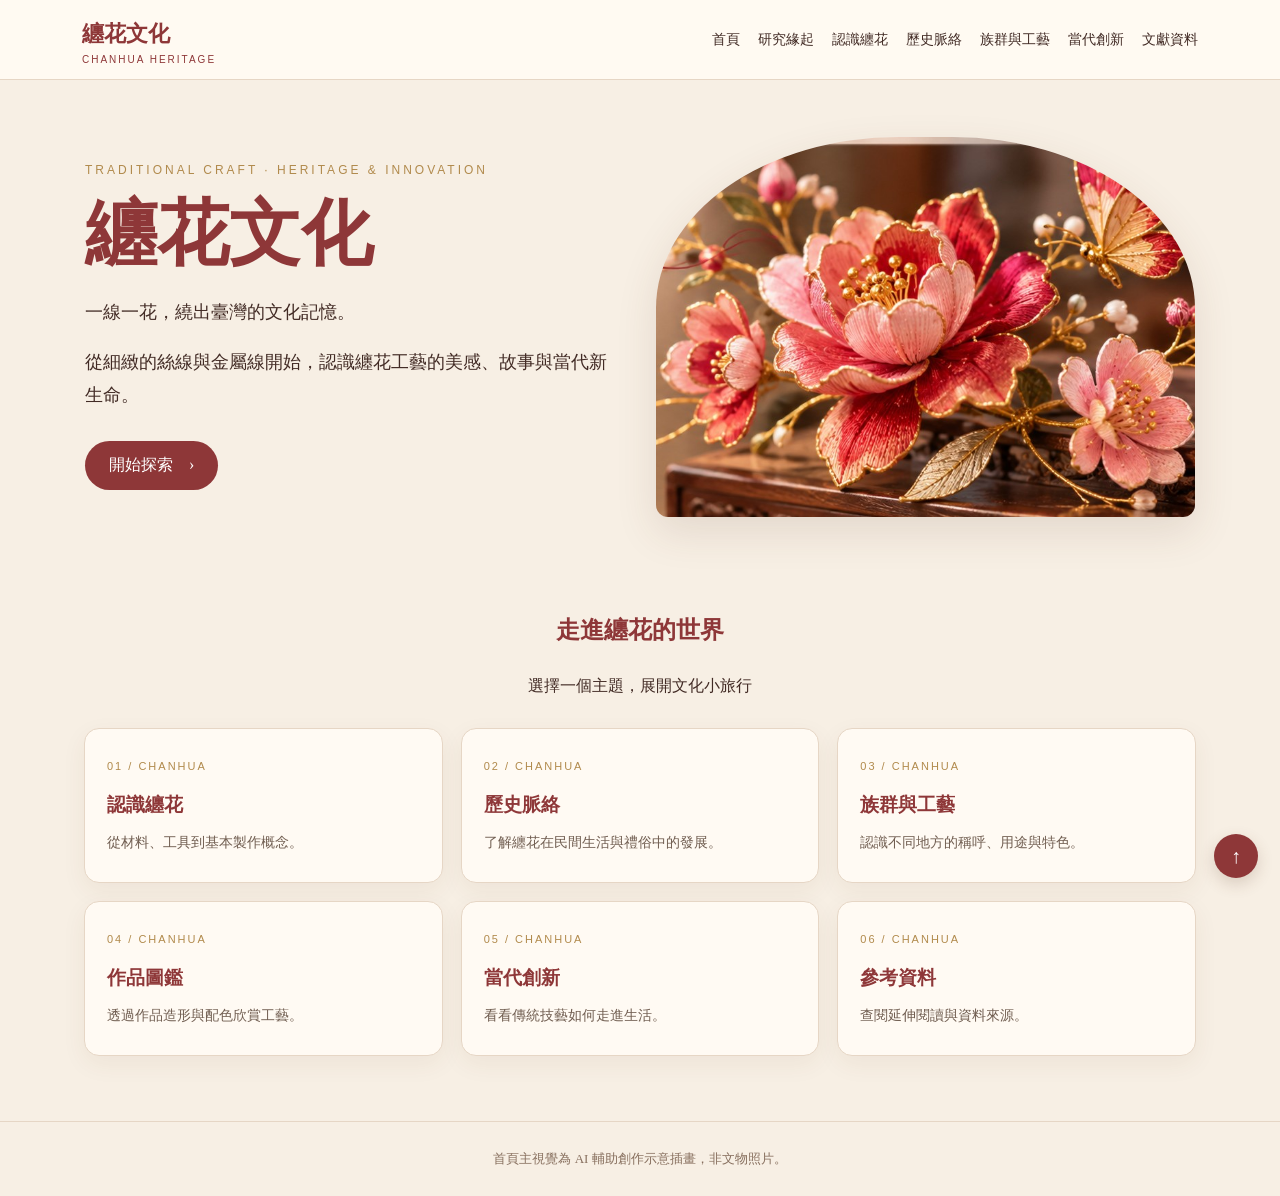
<file: index.html>
<!doctype html><html lang="zh-Hant"><meta charset="utf-8"><meta name="viewport" content="width=device-width,initial-scale=1"><title>纏花文化｜傳承與創新</title><link rel="stylesheet" href="style.css"><body><header class="topbar"><div class="nav"><a class="brand" href="index.html">纏花文化<small>CHANHUA HERITAGE</small></a><nav class="links"><a href="index.html">首頁</a>
<a href="research.html">研究緣起</a><a href="about.html">認識纏花</a><a href="history.html">歷史脈絡</a><a href="groups.html">族群與工藝</a><a href="modern.html">當代創新</a><a href="references.html">文獻資料</a></nav></div></header><main><section class="hero"><div><div class="kicker">TRADITIONAL CRAFT · HERITAGE & INNOVATION</div><h1>纏花文化</h1><p>一線一花，繞出臺灣的文化記憶。</p><p>從細緻的絲線與金屬線開始，認識纏花工藝的美感、故事與當代新生命。</p><a class="btn" href="about.html">開始探索　›</a></div><div class="hero-art"><img src="assets/hero-illustration.jpg" alt="纏花花朵藝術示意插畫"></div></section><section class="wrap"><div class="section-title"><h2>走進纏花的世界</h2><p>選擇一個主題，展開文化小旅行</p></div><div class="cards"><a class="card" href="about.html"><span class="num">01 / CHANHUA</span><h3>認識纏花</h3><p>從材料、工具到基本製作概念。</p></a><a class="card" href="history.html"><span class="num">02 / CHANHUA</span><h3>歷史脈絡</h3><p>了解纏花在民間生活與禮俗中的發展。</p></a><a class="card" href="groups.html"><span class="num">03 / CHANHUA</span><h3>族群與工藝</h3><p>認識不同地方的稱呼、用途與特色。</p></a><a class="card" href="gallery.html"><span class="num">04 / CHANHUA</span><h3>作品圖鑑</h3><p>透過作品造形與配色欣賞工藝。</p></a><a class="card" href="modern.html"><span class="num">05 / CHANHUA</span><h3>當代創新</h3><p>看看傳統技藝如何走進生活。</p></a><a class="card" href="references.html"><span class="num">06 / CHANHUA</span><h3>參考資料</h3><p>查閱延伸閱讀與資料來源。</p></a></div></section></main><footer class="footer">首頁主視覺為 AI 輔助創作示意插畫，非文物照片。</footer><script src="toc.js"></script>
</body></html>
</file>
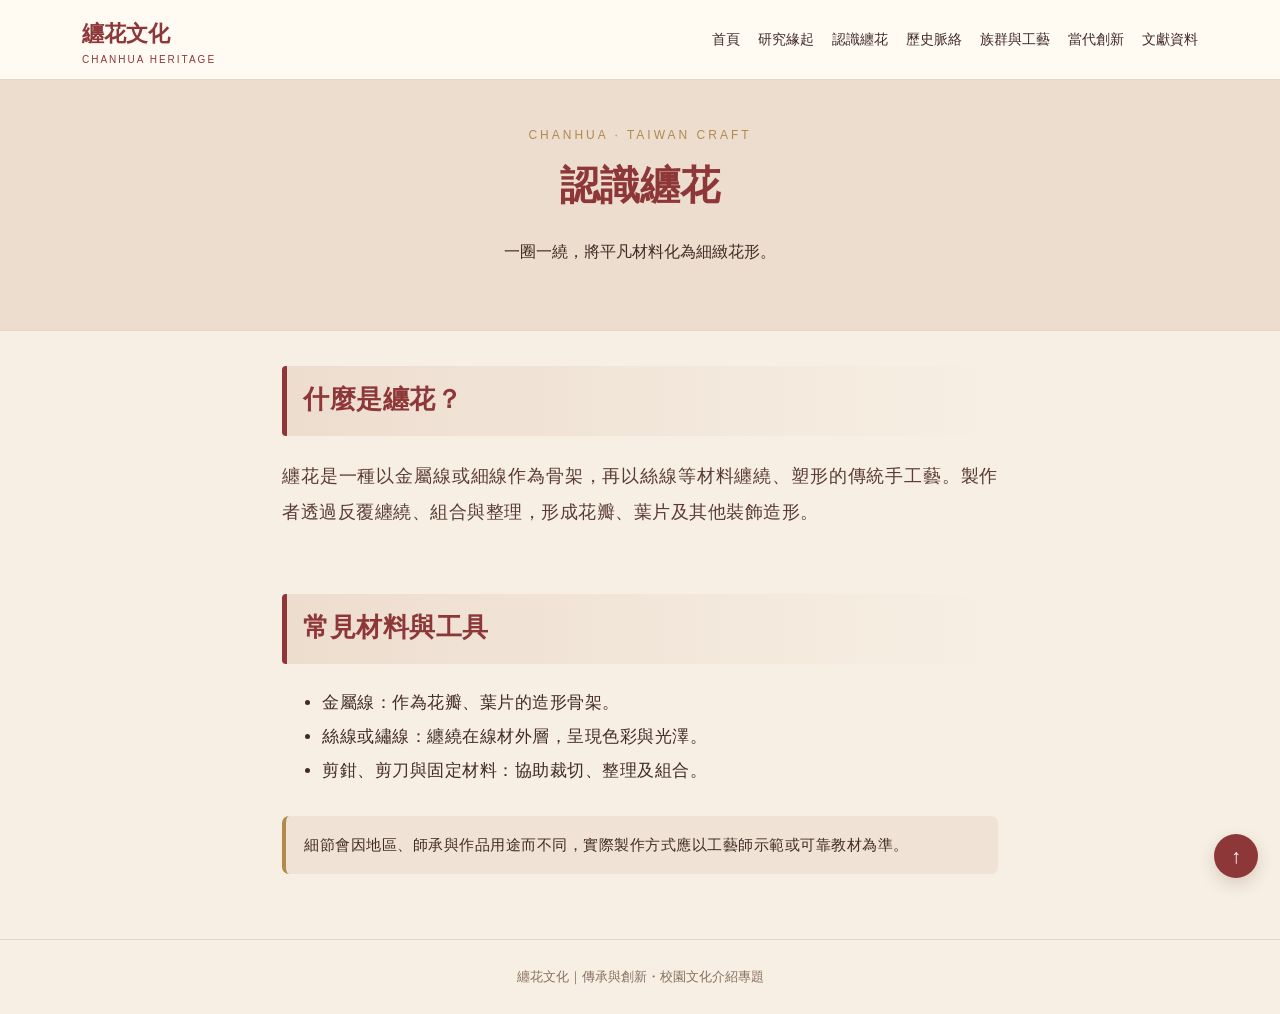
<file: about.html>
<!doctype html><html lang="zh-Hant"><meta charset="utf-8"><meta name="viewport" content="width=device-width,initial-scale=1"><title>認識纏花｜纏花文化</title><link rel="stylesheet" href="style.css"><body><header class="topbar"><div class="nav"><a class="brand" href="index.html">纏花文化<small>CHANHUA HERITAGE</small></a><nav class="links"><a href="index.html">首頁</a>
<a href="research.html">研究緣起</a><a href="about.html">認識纏花</a><a href="history.html">歷史脈絡</a><a href="groups.html">族群與工藝</a><a href="modern.html">當代創新</a><a href="references.html">文獻資料</a></nav></div></header><header class="pagehead"><div class="kicker">CHANHUA · TAIWAN CRAFT</div><h1>認識纏花</h1><p>一圈一繞，將平凡材料化為細緻花形。</p></header><main class="content"><h2>什麼是纏花？</h2><p>纏花是一種以金屬線或細線作為骨架，再以絲線等材料纏繞、塑形的傳統手工藝。製作者透過反覆纏繞、組合與整理，形成花瓣、葉片及其他裝飾造形。</p><h2>常見材料與工具</h2><ul><li>金屬線：作為花瓣、葉片的造形骨架。</li><li>絲線或繡線：纏繞在線材外層，呈現色彩與光澤。</li><li>剪鉗、剪刀與固定材料：協助裁切、整理及組合。</li></ul><div class="note">細節會因地區、師承與作品用途而不同，實際製作方式應以工藝師示範或可靠教材為準。</div></main><footer class="footer">纏花文化｜傳承與創新・校園文化介紹專題</footer><script src="toc.js"></script>
</body></html>
</file>
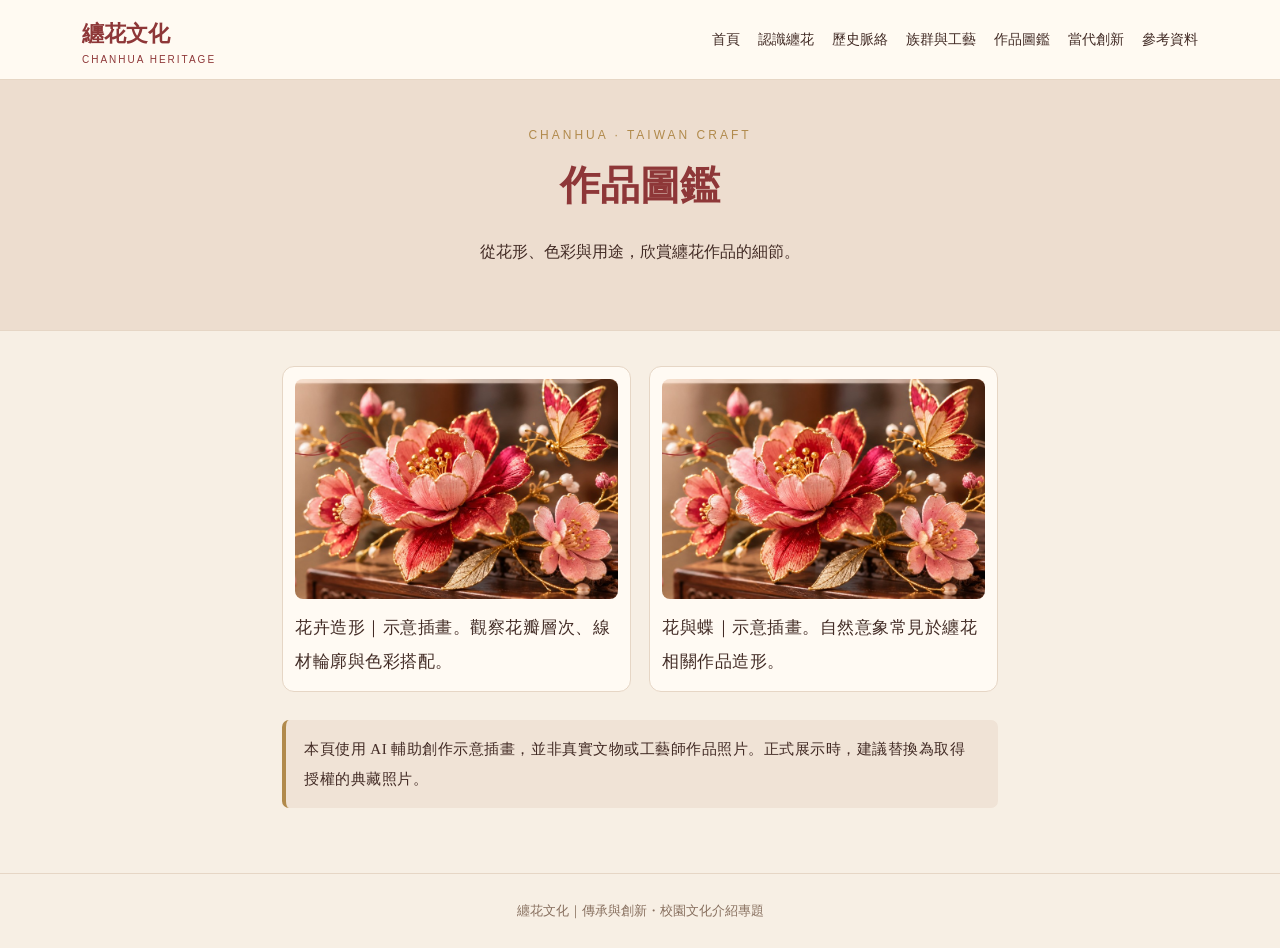
<file: gallery.html>
<!doctype html><html lang="zh-Hant"><meta charset="utf-8"><meta name="viewport" content="width=device-width,initial-scale=1"><title>作品圖鑑｜纏花文化</title><link rel="stylesheet" href="style.css"><body><header class="topbar"><div class="nav"><a class="brand" href="index.html">纏花文化<small>CHANHUA HERITAGE</small></a><nav class="links"><a href="index.html">首頁</a><a href="about.html">認識纏花</a><a href="history.html">歷史脈絡</a><a href="groups.html">族群與工藝</a><a href="gallery.html">作品圖鑑</a><a href="modern.html">當代創新</a><a href="references.html">參考資料</a></nav></div></header><header class="pagehead"><div class="kicker">CHANHUA · TAIWAN CRAFT</div><h1>作品圖鑑</h1><p>從花形、色彩與用途，欣賞纏花作品的細節。</p></header><main class="content"><div class="gallery"><figure><img src="assets/hero-illustration.jpg" alt="花卉造形示意插畫"><figcaption>花卉造形｜示意插畫。觀察花瓣層次、線材輪廓與色彩搭配。</figcaption></figure><figure><img src="assets/hero-illustration.jpg" alt="纏花造形示意插畫"><figcaption>花與蝶｜示意插畫。自然意象常見於纏花相關作品造形。</figcaption></figure></div><div class="note">本頁使用 AI 輔助創作示意插畫，並非真實文物或工藝師作品照片。正式展示時，建議替換為取得授權的典藏照片。</div></main><footer class="footer">纏花文化｜傳承與創新・校園文化介紹專題</footer></body></html>
</file>
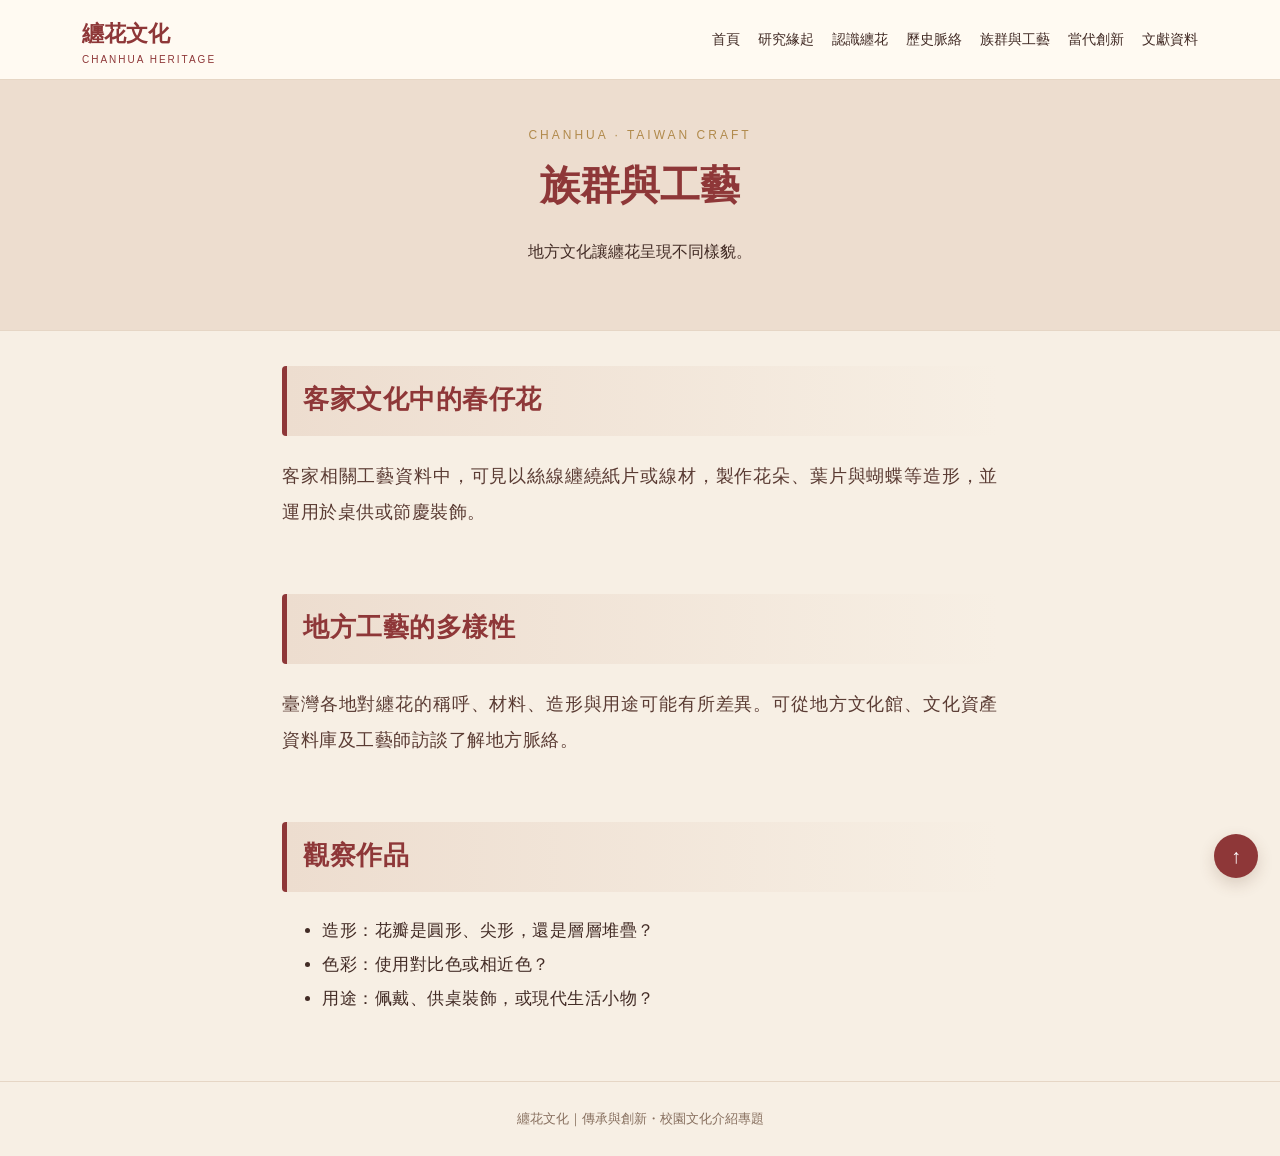
<file: groups.html>
<!doctype html><html lang="zh-Hant"><meta charset="utf-8"><meta name="viewport" content="width=device-width,initial-scale=1"><title>族群與工藝｜纏花文化</title><link rel="stylesheet" href="style.css"><body><header class="topbar"><div class="nav"><a class="brand" href="index.html">纏花文化<small>CHANHUA HERITAGE</small></a><nav class="links"><a href="index.html">首頁</a>
<a href="research.html">研究緣起</a><a href="about.html">認識纏花</a><a href="history.html">歷史脈絡</a><a href="groups.html">族群與工藝</a><a href="modern.html">當代創新</a><a href="references.html">文獻資料</a></nav></div></header><header class="pagehead"><div class="kicker">CHANHUA · TAIWAN CRAFT</div><h1>族群與工藝</h1><p>地方文化讓纏花呈現不同樣貌。</p></header><main class="content"><h2>客家文化中的春仔花</h2><p>客家相關工藝資料中，可見以絲線纏繞紙片或線材，製作花朵、葉片與蝴蝶等造形，並運用於桌供或節慶裝飾。</p><h2>地方工藝的多樣性</h2><p>臺灣各地對纏花的稱呼、材料、造形與用途可能有所差異。可從地方文化館、文化資產資料庫及工藝師訪談了解地方脈絡。</p><h2>觀察作品</h2><ul><li>造形：花瓣是圓形、尖形，還是層層堆疊？</li><li>色彩：使用對比色或相近色？</li><li>用途：佩戴、供桌裝飾，或現代生活小物？</li></ul></main><footer class="footer">纏花文化｜傳承與創新・校園文化介紹專題</footer><script src="toc.js"></script>
</body></html>
</file>
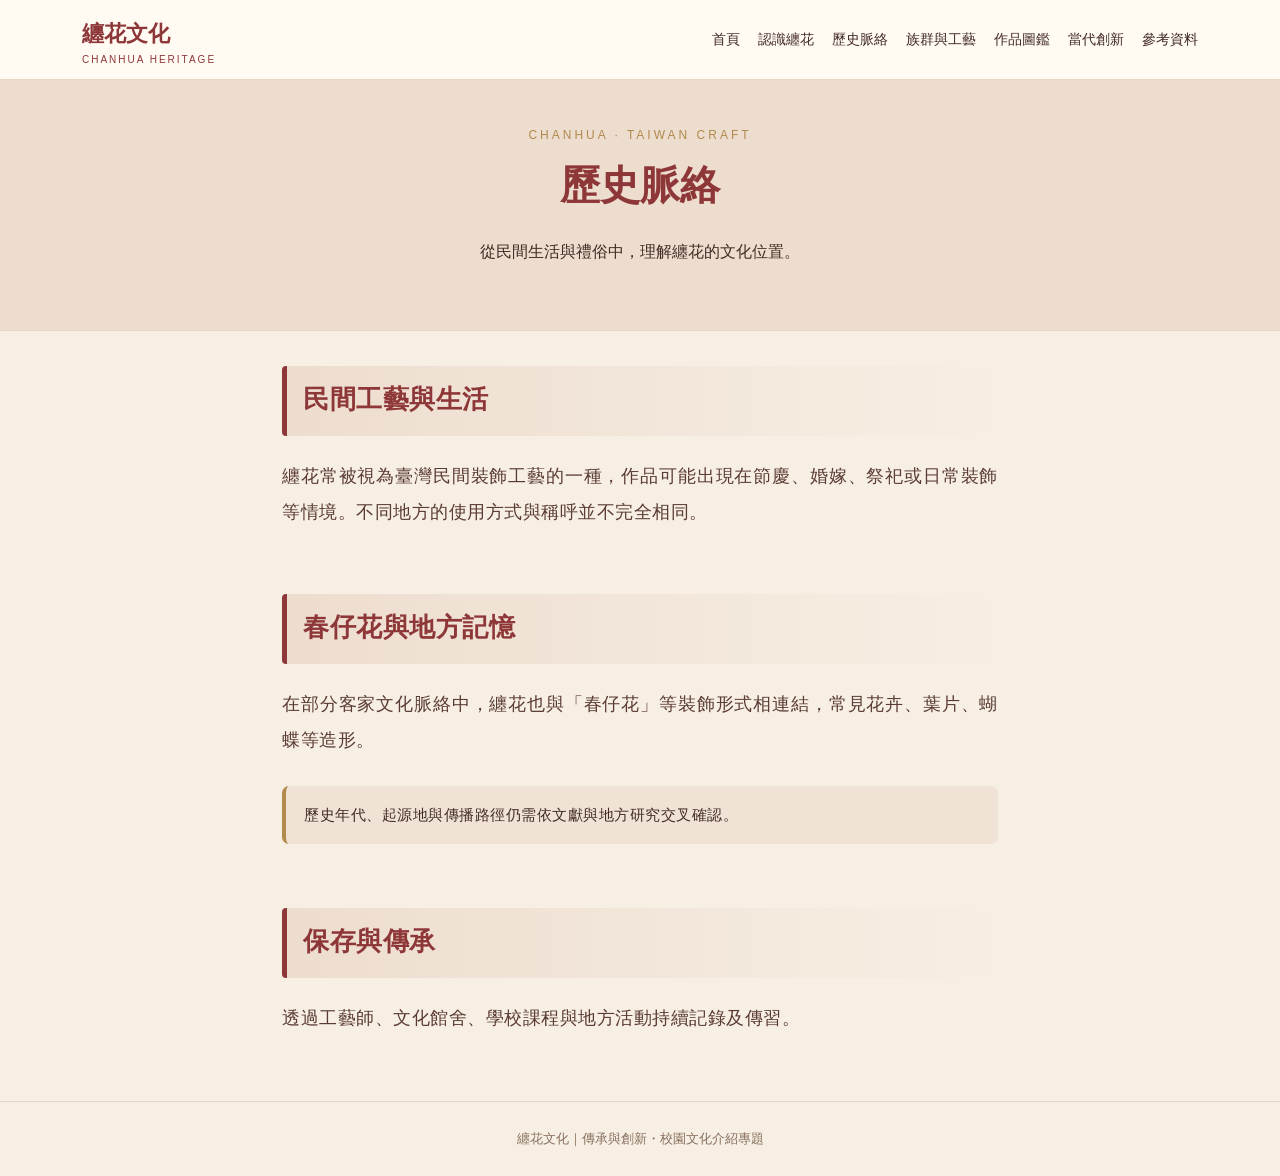
<file: history-backup.html.html>
<!doctype html><html lang="zh-Hant"><meta charset="utf-8"><meta name="viewport" content="width=device-width,initial-scale=1"><title>歷史脈絡｜纏花文化</title><link rel="stylesheet" href="style.css"><body><header class="topbar"><div class="nav"><a class="brand" href="index.html">纏花文化<small>CHANHUA HERITAGE</small></a><nav class="links"><a href="index.html">首頁</a><a href="about.html">認識纏花</a><a href="history.html">歷史脈絡</a><a href="groups.html">族群與工藝</a><a href="gallery.html">作品圖鑑</a><a href="modern.html">當代創新</a><a href="references.html">參考資料</a></nav></div></header><header class="pagehead"><div class="kicker">CHANHUA · TAIWAN CRAFT</div><h1>歷史脈絡</h1><p>從民間生活與禮俗中，理解纏花的文化位置。</p></header><main class="content"><h2>民間工藝與生活</h2><p>纏花常被視為臺灣民間裝飾工藝的一種，作品可能出現在節慶、婚嫁、祭祀或日常裝飾等情境。不同地方的使用方式與稱呼並不完全相同。</p><h2>春仔花與地方記憶</h2><p>在部分客家文化脈絡中，纏花也與「春仔花」等裝飾形式相連結，常見花卉、葉片、蝴蝶等造形。</p><div class="note">歷史年代、起源地與傳播路徑仍需依文獻與地方研究交叉確認。</div><h2>保存與傳承</h2><p>透過工藝師、文化館舍、學校課程與地方活動持續記錄及傳習。</p></main><footer class="footer">纏花文化｜傳承與創新・校園文化介紹專題</footer></body></html>
</file>
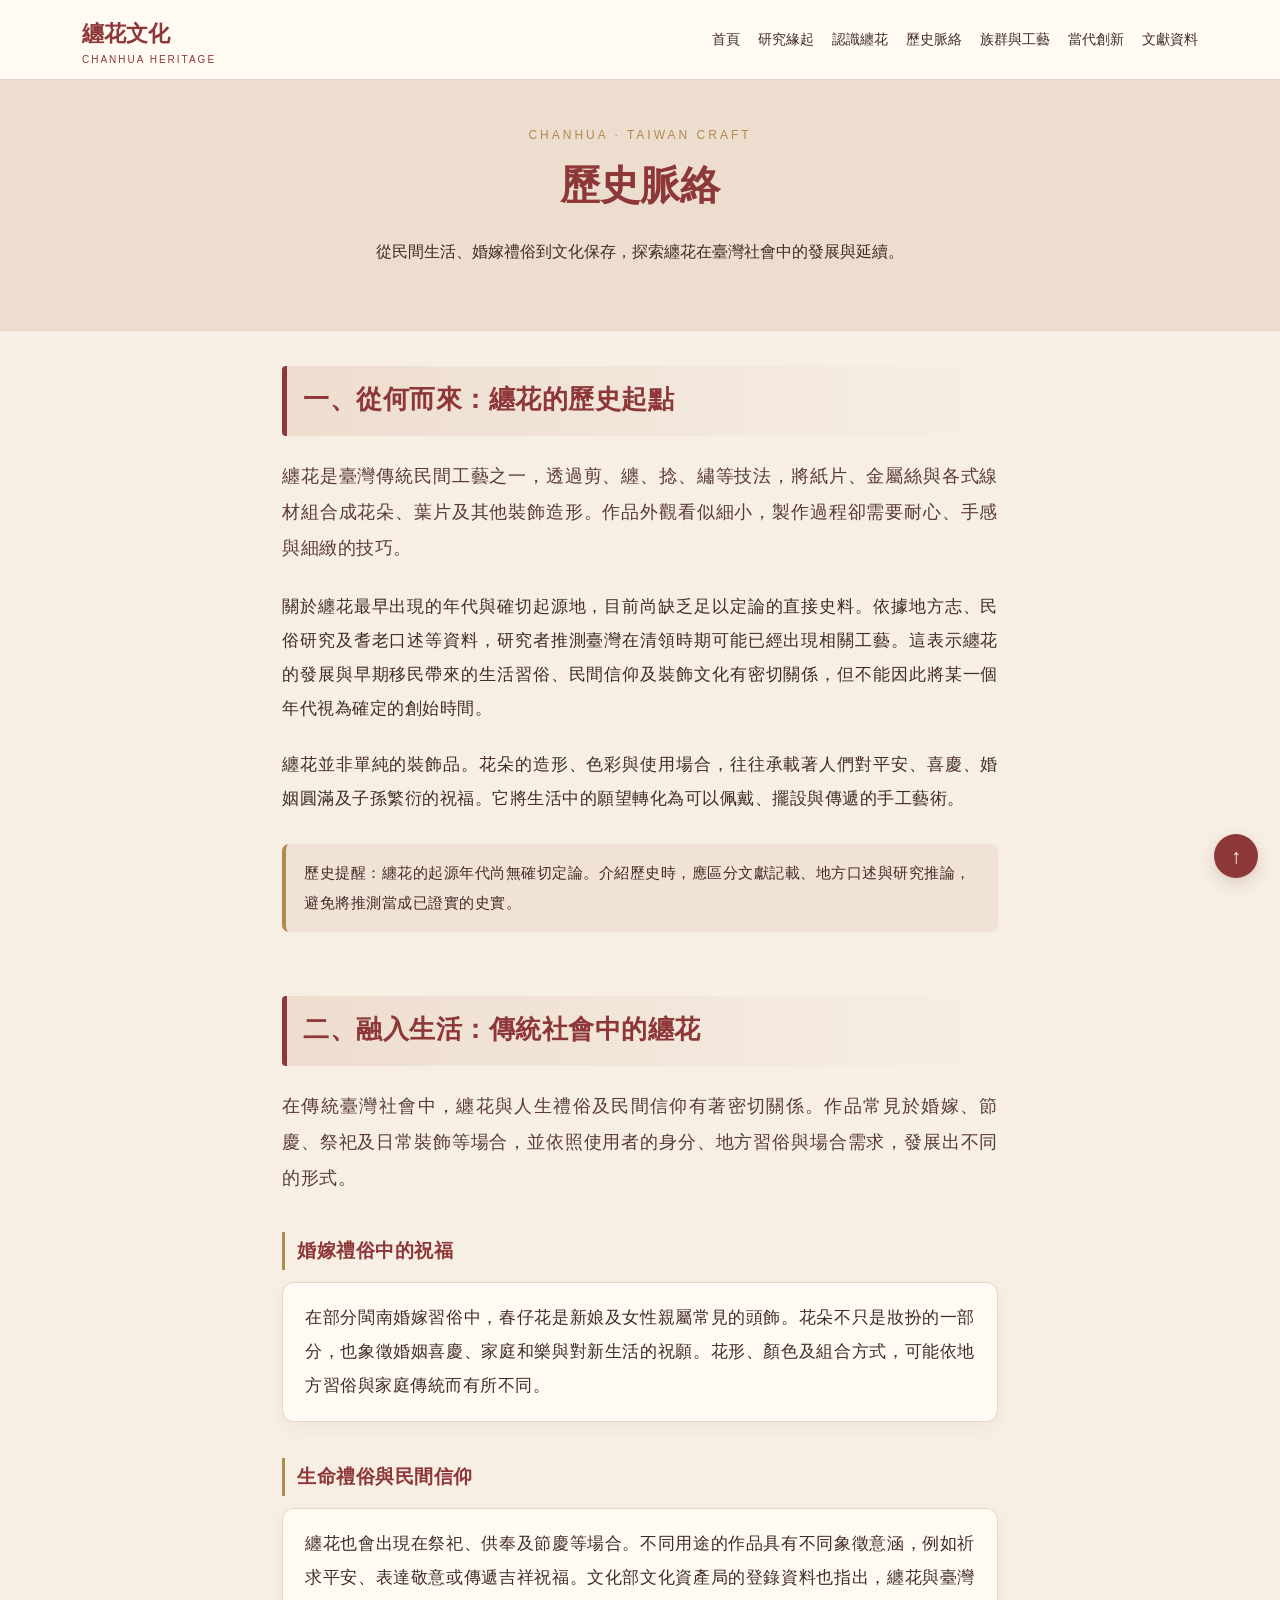
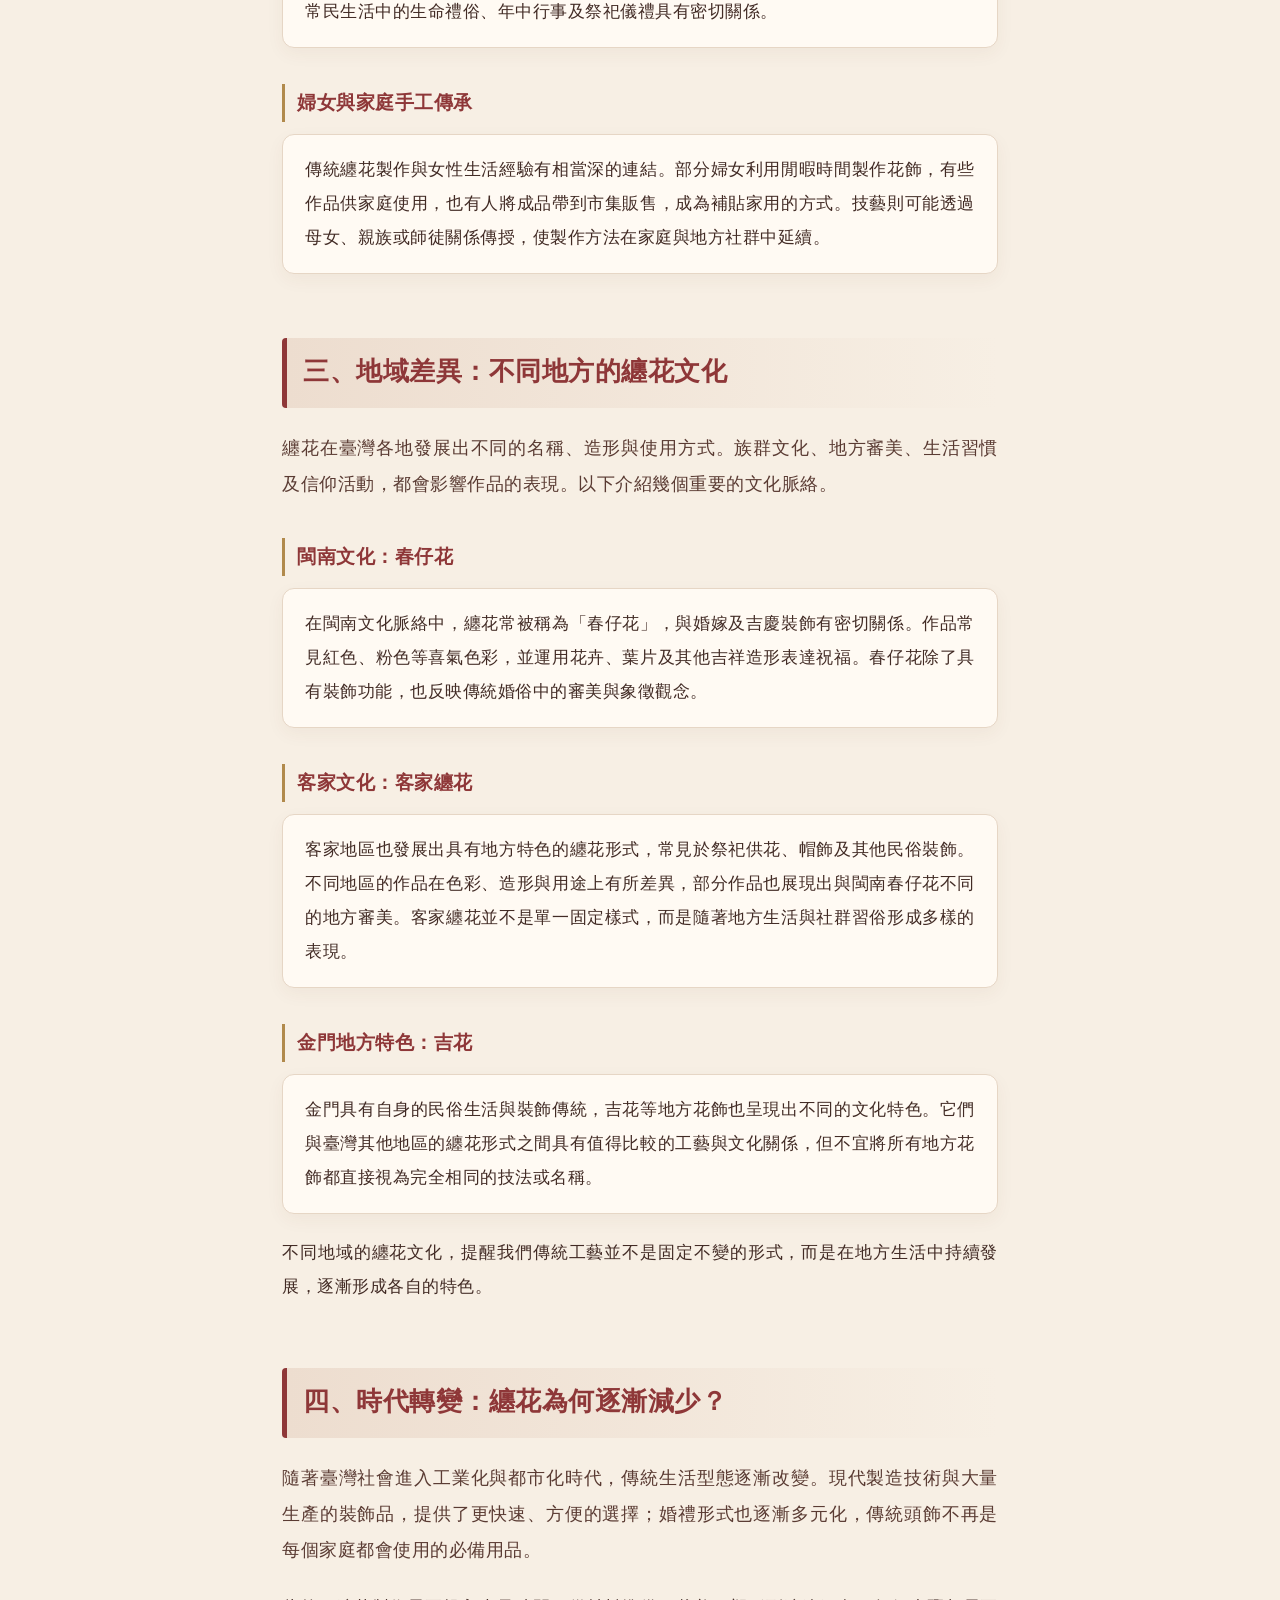
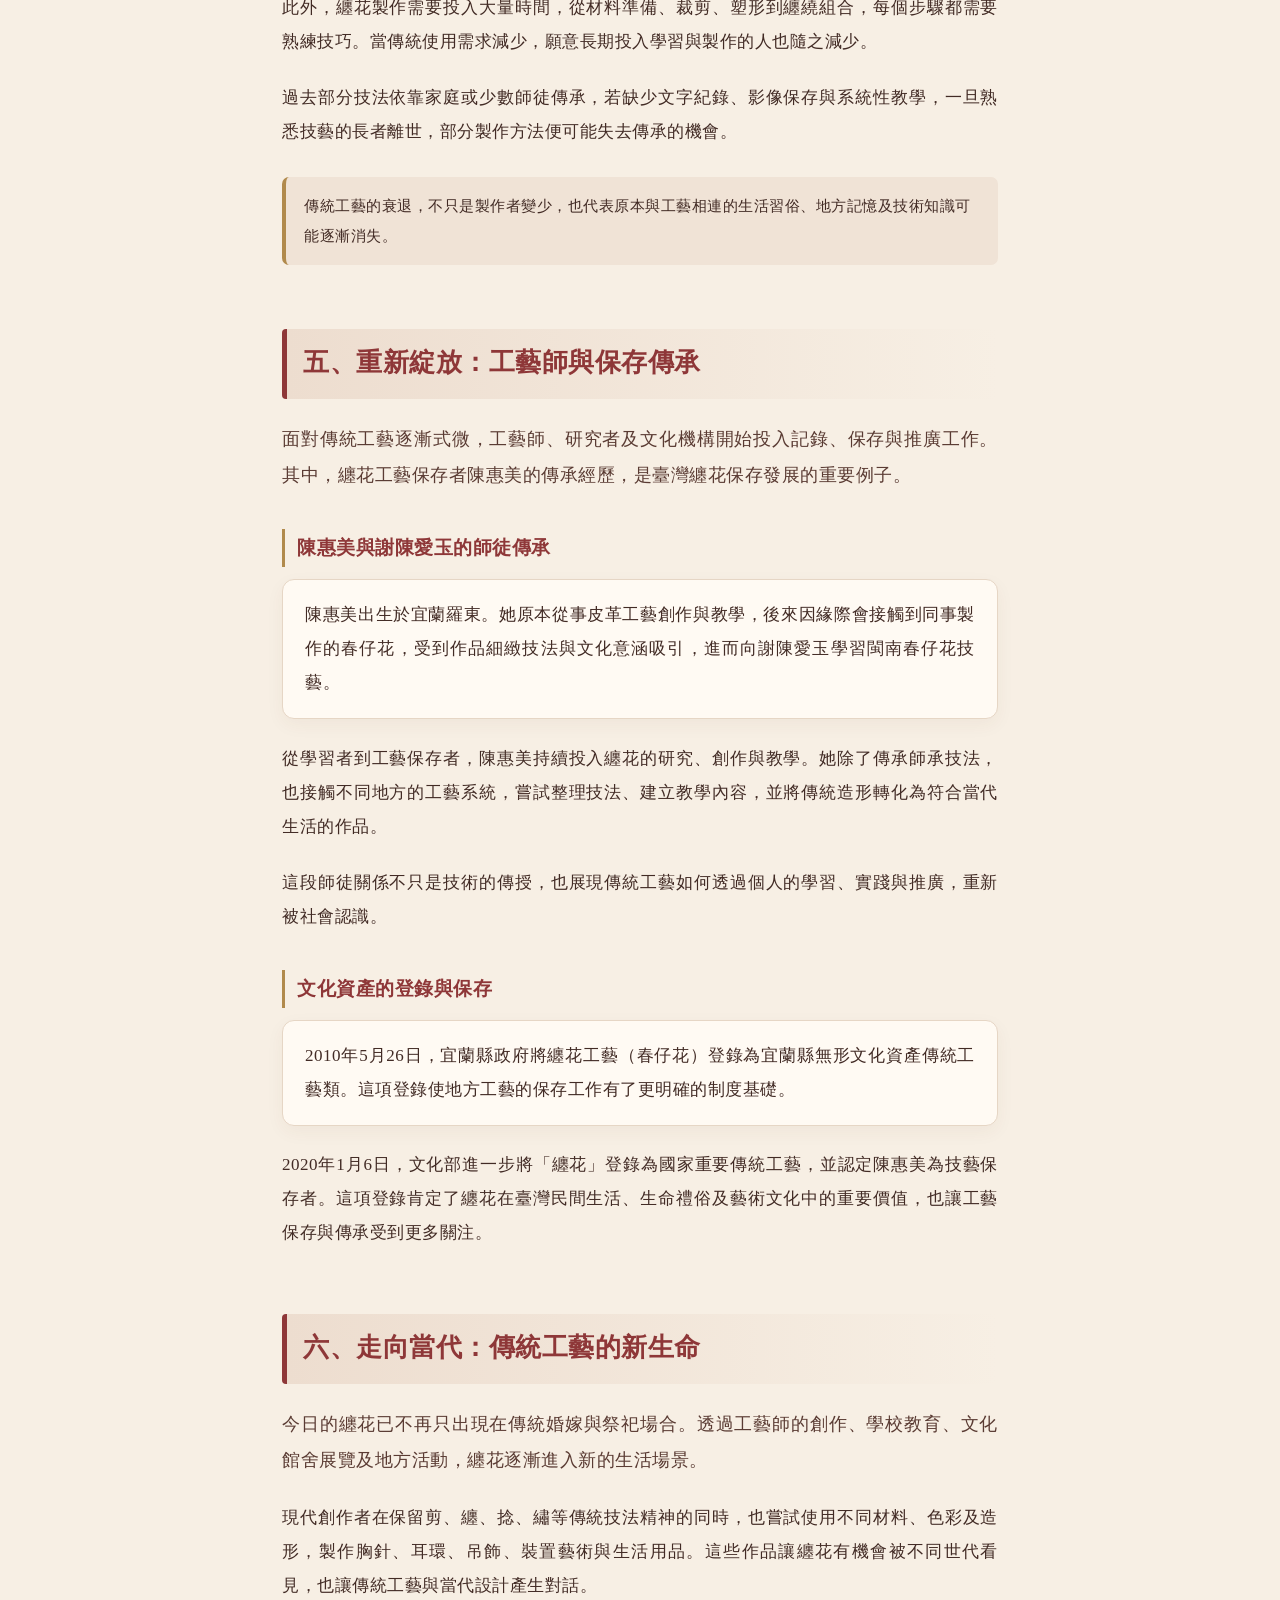
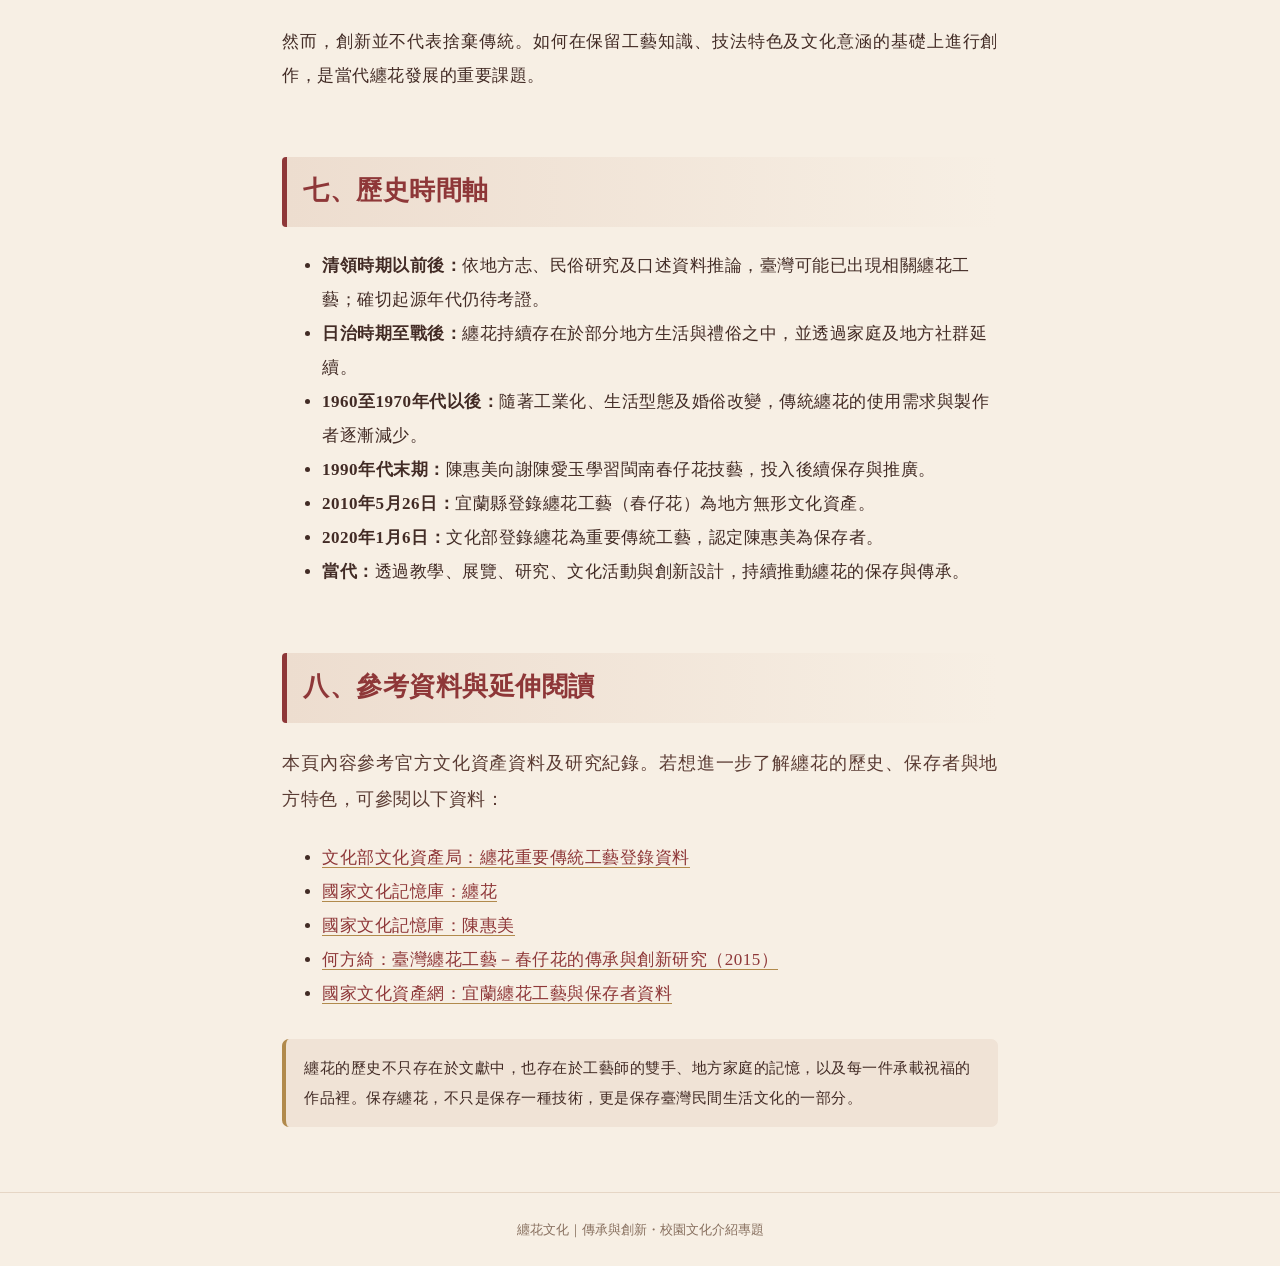
<file: history.html>
<!doctype html>
<html lang="zh-Hant">
<head>
<meta charset="utf-8">
<meta name="viewport" content="width=device-width,initial-scale=1">
<title>歷史脈絡｜纏花文化</title>
<link rel="stylesheet" href="style.css">
</head>
<body>

<header class="topbar">
<div class="nav">
<a class="brand" href="index.html">纏花文化
<small>CHANHUA HERITAGE</small></a>
<nav class="links">
<a href="index.html">首頁</a>
<a href="research.html">研究緣起</a>
<a href="about.html">認識纏花</a>
<a href="history.html">歷史脈絡</a>
<a href="groups.html">族群與工藝</a>
<a href="modern.html">當代創新</a>
<a href="references.html">文獻資料</a>
</nav>
</div>
</header>

<header class="pagehead">
<div class="kicker">CHANHUA · TAIWAN CRAFT</div>
<h1>歷史脈絡</h1>
<p>從民間生活、婚嫁禮俗到文化保存，探索纏花在臺灣社會中的發展與延續。</p>
</header>

<main class="content">

<h2>一、從何而來：纏花的歷史起點</h2>

<p>纏花是臺灣傳統民間工藝之一，透過剪、纏、捻、繡等技法，將紙片、金屬絲與各式線材組合成花朵、葉片及其他裝飾造形。作品外觀看似細小，製作過程卻需要耐心、手感與細緻的技巧。</p>

<p>關於纏花最早出現的年代與確切起源地，目前尚缺乏足以定論的直接史料。依據地方志、民俗研究及耆老口述等資料，研究者推測臺灣在清領時期可能已經出現相關工藝。這表示纏花的發展與早期移民帶來的生活習俗、民間信仰及裝飾文化有密切關係，但不能因此將某一個年代視為確定的創始時間。</p>

<p>纏花並非單純的裝飾品。花朵的造形、色彩與使用場合，往往承載著人們對平安、喜慶、婚姻圓滿及子孫繁衍的祝福。它將生活中的願望轉化為可以佩戴、擺設與傳遞的手工藝術。</p>

<div class="note">
歷史提醒：纏花的起源年代尚無確切定論。介紹歷史時，應區分文獻記載、地方口述與研究推論，避免將推測當成已證實的史實。
</div>

<h2>二、融入生活：傳統社會中的纏花</h2>

<p>在傳統臺灣社會中，纏花與人生禮俗及民間信仰有著密切關係。作品常見於婚嫁、節慶、祭祀及日常裝飾等場合，並依照使用者的身分、地方習俗與場合需求，發展出不同的形式。</p>

<h3>婚嫁禮俗中的祝福</h3>

<p>在部分閩南婚嫁習俗中，春仔花是新娘及女性親屬常見的頭飾。花朵不只是妝扮的一部分，也象徵婚姻喜慶、家庭和樂與對新生活的祝願。花形、顏色及組合方式，可能依地方習俗與家庭傳統而有所不同。</p>

<h3>生命禮俗與民間信仰</h3>

<p>纏花也會出現在祭祀、供奉及節慶等場合。不同用途的作品具有不同象徵意涵，例如祈求平安、表達敬意或傳遞吉祥祝福。文化部文化資產局的登錄資料也指出，纏花與臺灣常民生活中的生命禮俗、年中行事及祭祀儀禮具有密切關係。</p>

<h3>婦女與家庭手工傳承</h3>

<p>傳統纏花製作與女性生活經驗有相當深的連結。部分婦女利用閒暇時間製作花飾，有些作品供家庭使用，也有人將成品帶到市集販售，成為補貼家用的方式。技藝則可能透過母女、親族或師徒關係傳授，使製作方法在家庭與地方社群中延續。</p>

<h2>三、地域差異：不同地方的纏花文化</h2>

<p>纏花在臺灣各地發展出不同的名稱、造形與使用方式。族群文化、地方審美、生活習慣及信仰活動，都會影響作品的表現。以下介紹幾個重要的文化脈絡。</p>

<h3>閩南文化：春仔花</h3>

<p>在閩南文化脈絡中，纏花常被稱為「春仔花」，與婚嫁及吉慶裝飾有密切關係。作品常見紅色、粉色等喜氣色彩，並運用花卉、葉片及其他吉祥造形表達祝福。春仔花除了具有裝飾功能，也反映傳統婚俗中的審美與象徵觀念。</p>

<h3>客家文化：客家纏花</h3>

<p>客家地區也發展出具有地方特色的纏花形式，常見於祭祀供花、帽飾及其他民俗裝飾。不同地區的作品在色彩、造形與用途上有所差異，部分作品也展現出與閩南春仔花不同的地方審美。客家纏花並不是單一固定樣式，而是隨著地方生活與社群習俗形成多樣的表現。</p>

<h3>金門地方特色：吉花</h3>

<p>金門具有自身的民俗生活與裝飾傳統，吉花等地方花飾也呈現出不同的文化特色。它們與臺灣其他地區的纏花形式之間具有值得比較的工藝與文化關係，但不宜將所有地方花飾都直接視為完全相同的技法或名稱。</p>

<p>不同地域的纏花文化，提醒我們傳統工藝並不是固定不變的形式，而是在地方生活中持續發展，逐漸形成各自的特色。</p>

<h2>四、時代轉變：纏花為何逐漸減少？</h2>

<p>隨著臺灣社會進入工業化與都市化時代，傳統生活型態逐漸改變。現代製造技術與大量生產的裝飾品，提供了更快速、方便的選擇；婚禮形式也逐漸多元化，傳統頭飾不再是每個家庭都會使用的必備用品。</p>

<p>此外，纏花製作需要投入大量時間，從材料準備、裁剪、塑形到纏繞組合，每個步驟都需要熟練技巧。當傳統使用需求減少，願意長期投入學習與製作的人也隨之減少。</p>

<p>過去部分技法依靠家庭或少數師徒傳承，若缺少文字紀錄、影像保存與系統性教學，一旦熟悉技藝的長者離世，部分製作方法便可能失去傳承的機會。</p>

<div class="note">
傳統工藝的衰退，不只是製作者變少，也代表原本與工藝相連的生活習俗、地方記憶及技術知識可能逐漸消失。
</div>

<h2>五、重新綻放：工藝師與保存傳承</h2>

<p>面對傳統工藝逐漸式微，工藝師、研究者及文化機構開始投入記錄、保存與推廣工作。其中，纏花工藝保存者陳惠美的傳承經歷，是臺灣纏花保存發展的重要例子。</p>

<h3>陳惠美與謝陳愛玉的師徒傳承</h3>

<p>陳惠美出生於宜蘭羅東。她原本從事皮革工藝創作與教學，後來因緣際會接觸到同事製作的春仔花，受到作品細緻技法與文化意涵吸引，進而向謝陳愛玉學習閩南春仔花技藝。</p>

<p>從學習者到工藝保存者，陳惠美持續投入纏花的研究、創作與教學。她除了傳承師承技法，也接觸不同地方的工藝系統，嘗試整理技法、建立教學內容，並將傳統造形轉化為符合當代生活的作品。</p>

<p>這段師徒關係不只是技術的傳授，也展現傳統工藝如何透過個人的學習、實踐與推廣，重新被社會認識。</p>

<h3>文化資產的登錄與保存</h3>

<p>2010年5月26日，宜蘭縣政府將纏花工藝（春仔花）登錄為宜蘭縣無形文化資產傳統工藝類。這項登錄使地方工藝的保存工作有了更明確的制度基礎。</p>

<p>2020年1月6日，文化部進一步將「纏花」登錄為國家重要傳統工藝，並認定陳惠美為技藝保存者。這項登錄肯定了纏花在臺灣民間生活、生命禮俗及藝術文化中的重要價值，也讓工藝保存與傳承受到更多關注。</p>

<h2>六、走向當代：傳統工藝的新生命</h2>

<p>今日的纏花已不再只出現在傳統婚嫁與祭祀場合。透過工藝師的創作、學校教育、文化館舍展覽及地方活動，纏花逐漸進入新的生活場景。</p>

<p>現代創作者在保留剪、纏、捻、繡等傳統技法精神的同時，也嘗試使用不同材料、色彩及造形，製作胸針、耳環、吊飾、裝置藝術與生活用品。這些作品讓纏花有機會被不同世代看見，也讓傳統工藝與當代設計產生對話。</p>

<p>然而，創新並不代表捨棄傳統。如何在保留工藝知識、技法特色及文化意涵的基礎上進行創作，是當代纏花發展的重要課題。</p>

<h2>七、歷史時間軸</h2>

<ul>
<li><strong>清領時期以前後：</strong>依地方志、民俗研究及口述資料推論，臺灣可能已出現相關纏花工藝；確切起源年代仍待考證。</li>
<li><strong>日治時期至戰後：</strong>纏花持續存在於部分地方生活與禮俗之中，並透過家庭及地方社群延續。</li>
<li><strong>1960至1970年代以後：</strong>隨著工業化、生活型態及婚俗改變，傳統纏花的使用需求與製作者逐漸減少。</li>
<li><strong>1990年代末期：</strong>陳惠美向謝陳愛玉學習閩南春仔花技藝，投入後續保存與推廣。</li>
<li><strong>2010年5月26日：</strong>宜蘭縣登錄纏花工藝（春仔花）為地方無形文化資產。</li>
<li><strong>2020年1月6日：</strong>文化部登錄纏花為重要傳統工藝，認定陳惠美為保存者。</li>
<li><strong>當代：</strong>透過教學、展覽、研究、文化活動與創新設計，持續推動纏花的保存與傳承。</li>
</ul>

<h2>八、參考資料與延伸閱讀</h2>

<p>本頁內容參考官方文化資產資料及研究紀錄。若想進一步了解纏花的歷史、保存者與地方特色，可參閱以下資料：</p>

<ul>
<li><a href="https://nchdb.boch.gov.tw/assets/overview/traditionalCraft/20200106000003" target="_blank" rel="noopener">文化部文化資產局：纏花重要傳統工藝登錄資料</a></li>
<li><a href="https://tcmb.culture.tw/zh-tw/detail?id=20200813000003&indexCode=BOCH_CountryCulture_42" target="_blank" rel="noopener">國家文化記憶庫：纏花</a></li>
<li><a href="https://tcmb.culture.tw/zh-tw/detail?id=295720&indexCode=Culture_People" target="_blank" rel="noopener">國家文化記憶庫：陳惠美</a></li>
<li><a href="https://tcmb.culture.tw/zh-tw/detail?id=283078&indexCode=Culture_Object" target="_blank" rel="noopener">何方綺：臺灣纏花工藝－春仔花的傳承與創新研究（2015）</a></li>
<li><a href="https://nchdb.boch.gov.tw/city/ILN/assets/overview/traditionalCraft/20200106000003/?preserverId=17251" target="_blank" rel="noopener">國家文化資產網：宜蘭纏花工藝與保存者資料</a></li>
</ul>

<div class="note">
纏花的歷史不只存在於文獻中，也存在於工藝師的雙手、地方家庭的記憶，以及每一件承載祝福的作品裡。保存纏花，不只是保存一種技術，更是保存臺灣民間生活文化的一部分。
</div>

</main>

<footer class="footer">
纏花文化｜傳承與創新・校園文化介紹專題
</footer>

<script src="toc.js"></script>
</body>
</html>
</file>
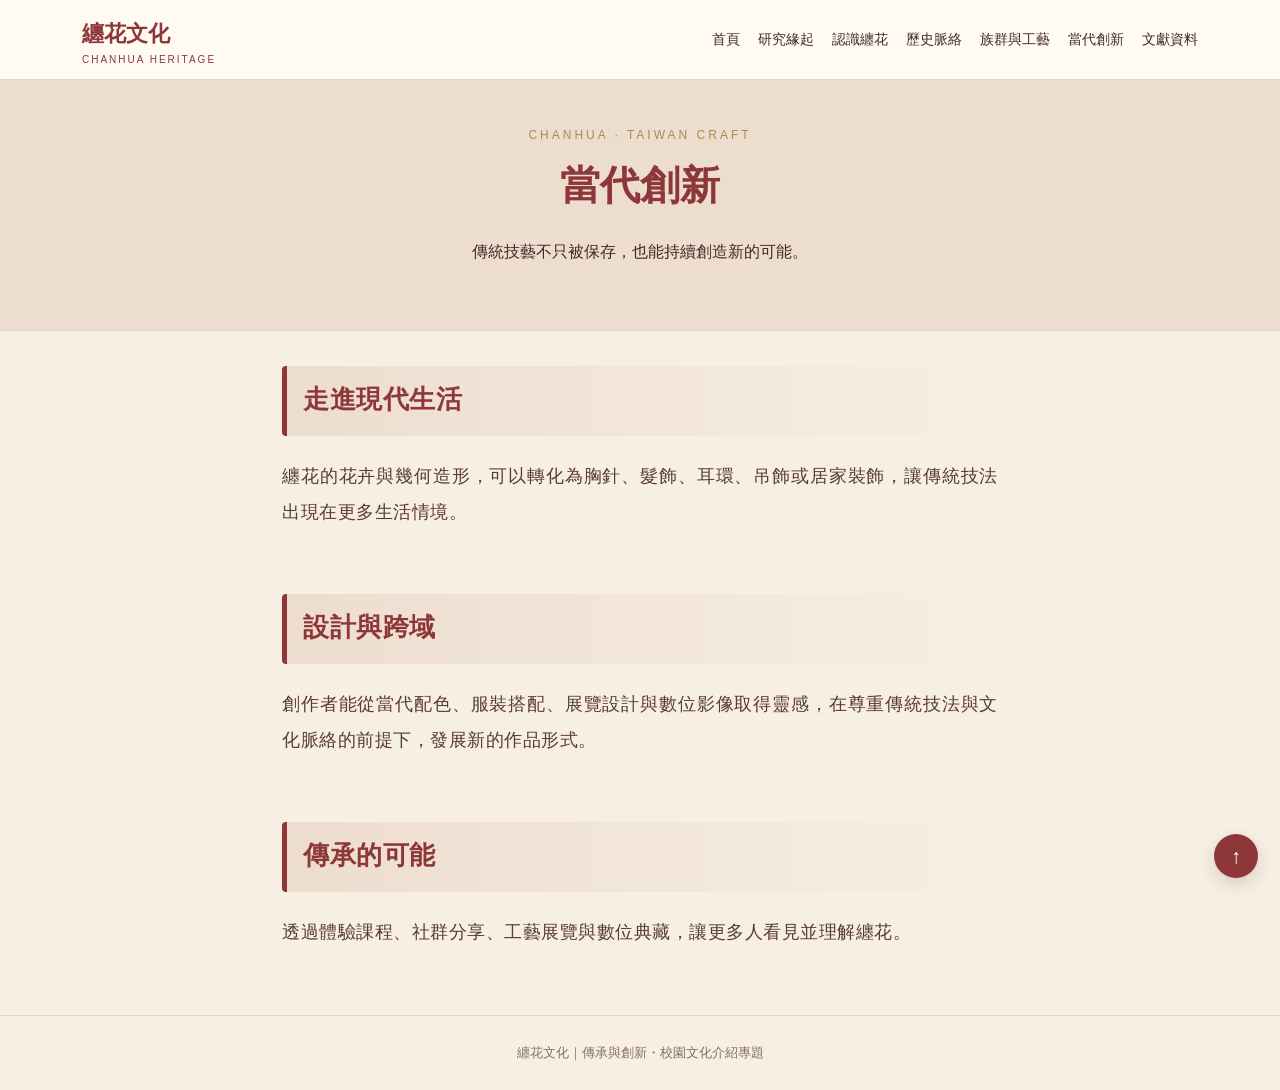
<file: modern.html>
<!doctype html><html lang="zh-Hant"><meta charset="utf-8"><meta name="viewport" content="width=device-width,initial-scale=1"><title>當代創新｜纏花文化</title><link rel="stylesheet" href="style.css"><body><header class="topbar"><div class="nav"><a class="brand" href="index.html">纏花文化<small>CHANHUA HERITAGE</small></a><nav class="links"><a href="index.html">首頁</a>
<a href="research.html">研究緣起</a><a href="about.html">認識纏花</a><a href="history.html">歷史脈絡</a><a href="groups.html">族群與工藝</a><a href="modern.html">當代創新</a><a href="references.html">文獻資料</a></nav></div></header><header class="pagehead"><div class="kicker">CHANHUA · TAIWAN CRAFT</div><h1>當代創新</h1><p>傳統技藝不只被保存，也能持續創造新的可能。</p></header><main class="content"><h2>走進現代生活</h2><p>纏花的花卉與幾何造形，可以轉化為胸針、髮飾、耳環、吊飾或居家裝飾，讓傳統技法出現在更多生活情境。</p><h2>設計與跨域</h2><p>創作者能從當代配色、服裝搭配、展覽設計與數位影像取得靈感，在尊重傳統技法與文化脈絡的前提下，發展新的作品形式。</p><h2>傳承的可能</h2><p>透過體驗課程、社群分享、工藝展覽與數位典藏，讓更多人看見並理解纏花。</p></main><footer class="footer">纏花文化｜傳承與創新・校園文化介紹專題</footer><script src="toc.js"></script>
</body></html>
</file>
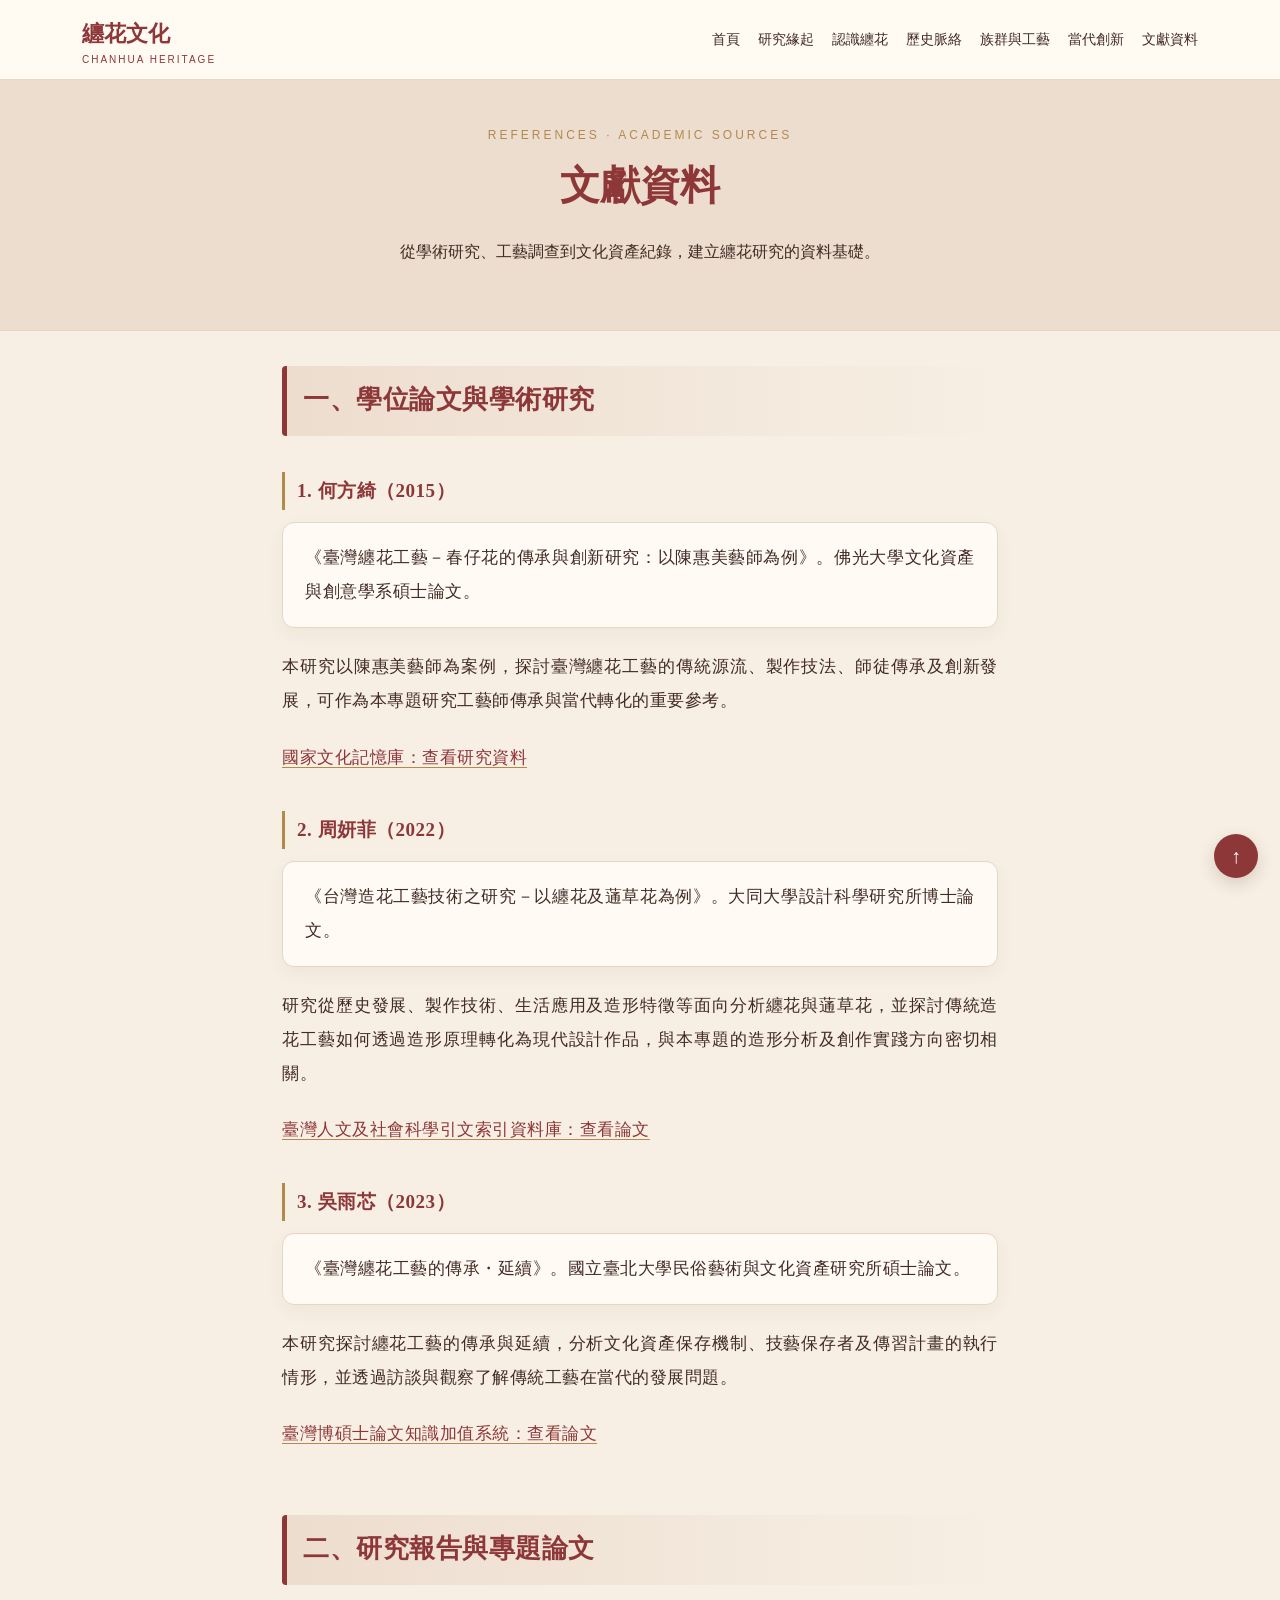
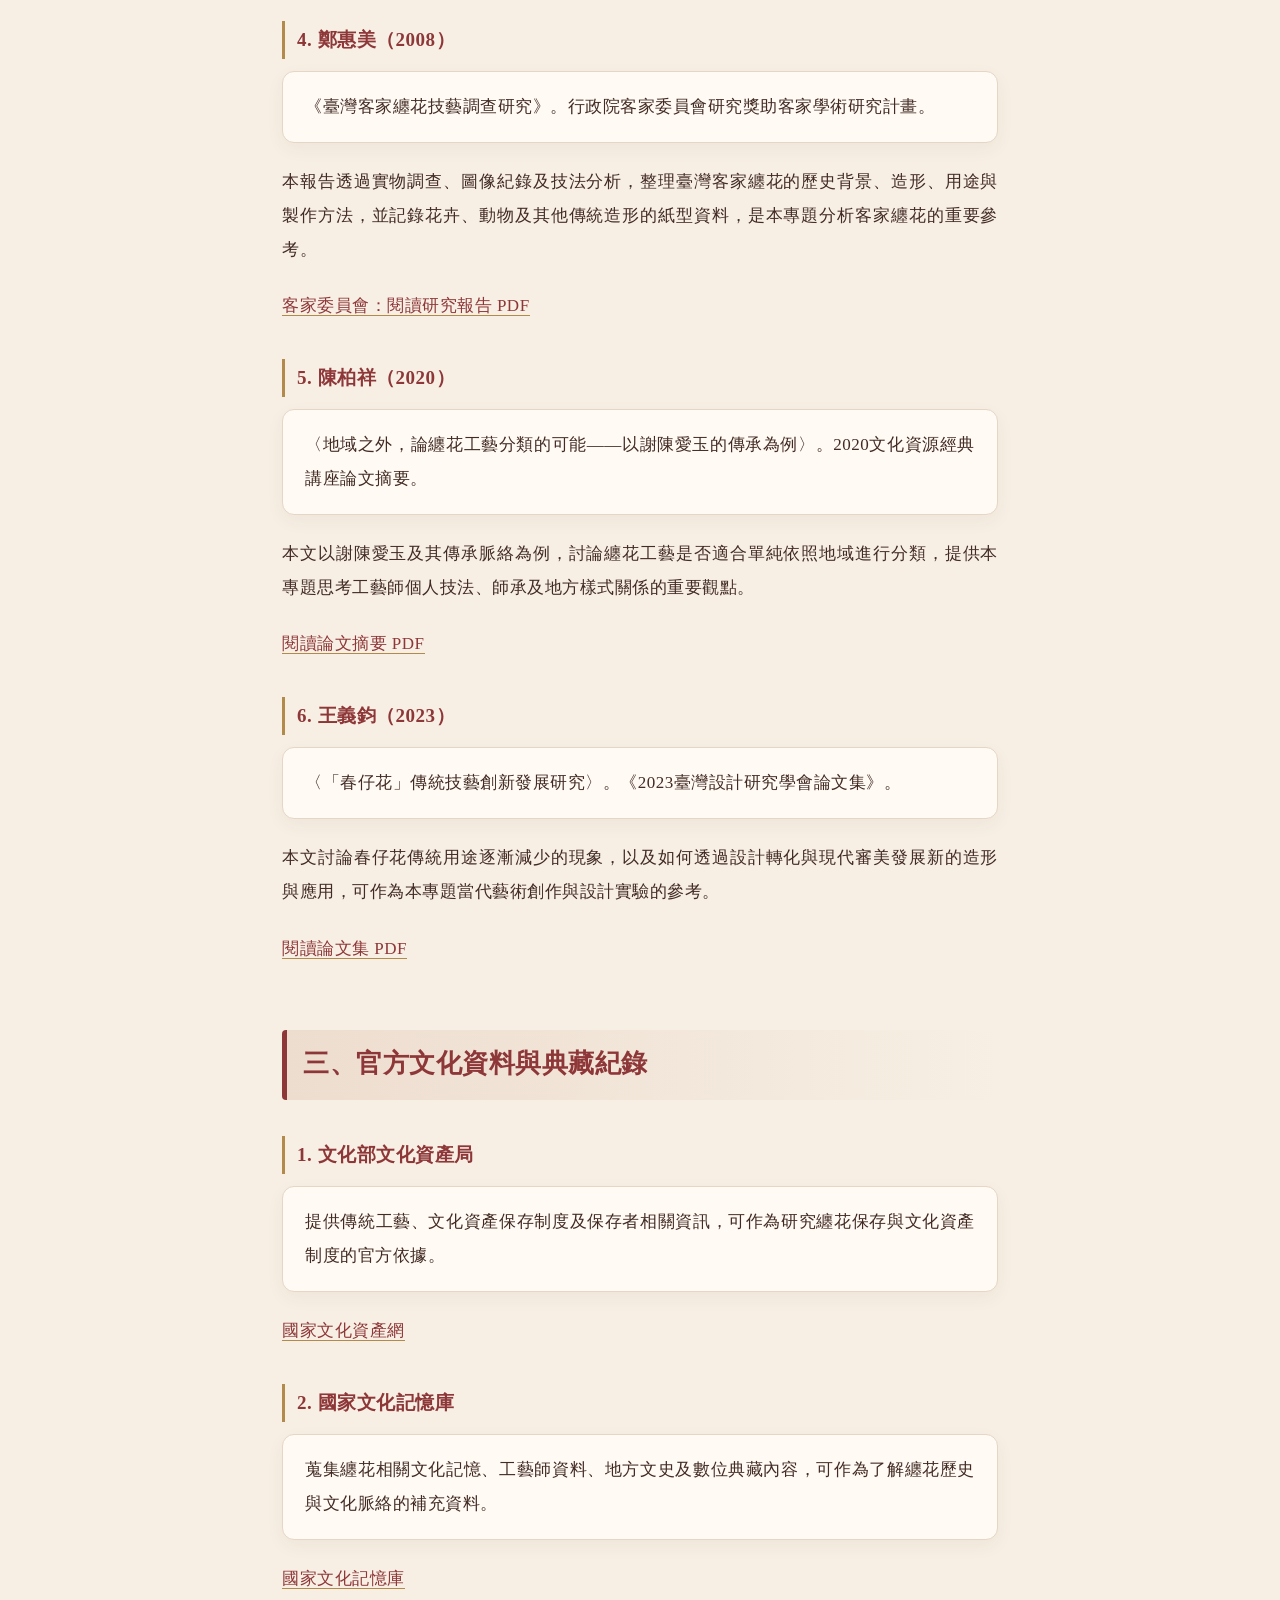
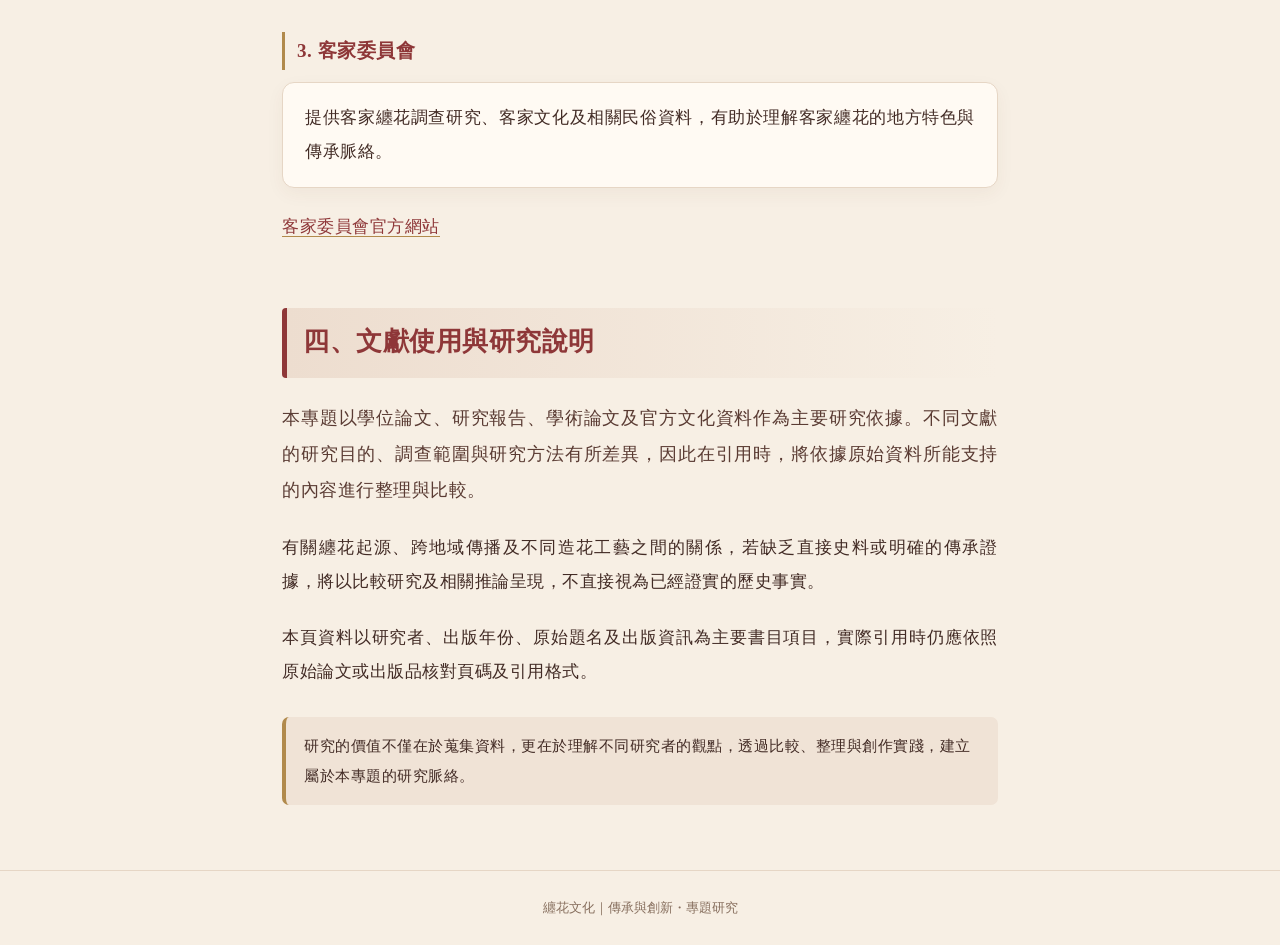
<file: references.html>
<!doctype html>
<html lang="zh-Hant">
<head>
<meta charset="utf-8">
<meta name="viewport" content="width=device-width,initial-scale=1">
<title>文獻資料｜纏花文化</title>
<link rel="stylesheet" href="style.css">
</head>
<body>

<header class="topbar">
<div class="nav">
<a class="brand" href="index.html">纏花文化
<small>CHANHUA HERITAGE</small></a>
<nav class="links">
<a href="index.html">首頁</a>
<a href="research.html">研究緣起</a>
<a href="about.html">認識纏花</a>
<a href="history.html">歷史脈絡</a>
<a href="groups.html">族群與工藝</a>
<a href="modern.html">當代創新</a>
<a href="references.html">文獻資料</a>
</nav>
</div>
</header>

<header class="pagehead">
<div class="kicker">REFERENCES · ACADEMIC SOURCES</div>
<h1>文獻資料</h1>
<p>從學術研究、工藝調查到文化資產紀錄，建立纏花研究的資料基礎。</p>
</header>

<main class="content">

<h2>一、學位論文與學術研究</h2>

<h3>1. 何方綺（2015）</h3>
<p>《臺灣纏花工藝－春仔花的傳承與創新研究：以陳惠美藝師為例》。佛光大學文化資產與創意學系碩士論文。</p>
<p>本研究以陳惠美藝師為案例，探討臺灣纏花工藝的傳統源流、製作技法、師徒傳承及創新發展，可作為本專題研究工藝師傳承與當代轉化的重要參考。</p>
<p><a href="https://tcmb.culture.tw/zh-tw/detail?id=283078&indexCode=Culture_Object" target="_blank" rel="noopener">國家文化記憶庫：查看研究資料</a></p>

<h3>2. 周妍菲（2022）</h3>
<p>《台灣造花工藝技術之研究－以纏花及蓪草花為例》。大同大學設計科學研究所博士論文。</p>
<p>研究從歷史發展、製作技術、生活應用及造形特徵等面向分析纏花與蓪草花，並探討傳統造花工藝如何透過造形原理轉化為現代設計作品，與本專題的造形分析及創作實踐方向密切相關。</p>
<p><a href="https://tci.ncl.edu.tw/cgi-bin/gs32/gsweb.cgi?o=dnclresource&s=id%3D%22110TTU05785011%22.&searchmode=basic&tcihsspage=tcisearch_opt1_search" target="_blank" rel="noopener">臺灣人文及社會科學引文索引資料庫：查看論文</a></p>

<h3>3. 吳雨芯（2023）</h3>
<p>《臺灣纏花工藝的傳承・延續》。國立臺北大學民俗藝術與文化資產研究所碩士論文。</p>
<p>本研究探討纏花工藝的傳承與延續，分析文化資產保存機制、技藝保存者及傳習計畫的執行情形，並透過訪談與觀察了解傳統工藝在當代的發展問題。</p>
<p><a href="https://ndltd.ncl.edu.tw/cgi-bin/gs32/gsweb.cgi/login?o=dnclcdr&s=id%3D%22111NTPU0548005%22.&searchmode=basic" target="_blank" rel="noopener">臺灣博碩士論文知識加值系統：查看論文</a></p>

<h2>二、研究報告與專題論文</h2>

<h3>4. 鄭惠美（2008）</h3>
<p>《臺灣客家纏花技藝調查研究》。行政院客家委員會研究獎助客家學術研究計畫。</p>
<p>本報告透過實物調查、圖像紀錄及技法分析，整理臺灣客家纏花的歷史背景、造形、用途與製作方法，並記錄花卉、動物及其他傳統造形的紙型資料，是本專題分析客家纏花的重要參考。</p>
<p><a href="https://cloud.hakka.gov.tw/Attachment/1/932515282271.pdf" target="_blank" rel="noopener">客家委員會：閱讀研究報告 PDF</a></p>

<h3>5. 陳柏祥（2020）</h3>
<p>〈地域之外，論纏花工藝分類的可能——以謝陳愛玉的傳承為例〉。2020文化資源經典講座論文摘要。</p>
<p>本文以謝陳愛玉及其傳承脈絡為例，討論纏花工藝是否適合單純依照地域進行分類，提供本專題思考工藝師個人技法、師承及地方樣式關係的重要觀點。</p>
<p><a href="https://anutw.org.tw/seminar/2020/2020-04.pdf" target="_blank" rel="noopener">閱讀論文摘要 PDF</a></p>

<h3>6. 王義鈞（2023）</h3>
<p>〈「春仔花」傳統技藝創新發展研究〉。《2023臺灣設計研究學會論文集》。</p>
<p>本文討論春仔花傳統用途逐漸減少的現象，以及如何透過設計轉化與現代審美發展新的造形與應用，可作為本專題當代藝術創作與設計實驗的參考。</p>
<p><a href="https://www.design.ntnu.edu.tw/wp-content/uploads/PDF_113_20.pdf" target="_blank" rel="noopener">閱讀論文集 PDF</a></p>

<h2>三、官方文化資料與典藏紀錄</h2>

<h3>1. 文化部文化資產局</h3>
<p>提供傳統工藝、文化資產保存制度及保存者相關資訊，可作為研究纏花保存與文化資產制度的官方依據。</p>
<p><a href="https://nchdb.boch.gov.tw/" target="_blank" rel="noopener">國家文化資產網</a></p>

<h3>2. 國家文化記憶庫</h3>
<p>蒐集纏花相關文化記憶、工藝師資料、地方文史及數位典藏內容，可作為了解纏花歷史與文化脈絡的補充資料。</p>
<p><a href="https://tcmb.culture.tw/" target="_blank" rel="noopener">國家文化記憶庫</a></p>

<h3>3. 客家委員會</h3>
<p>提供客家纏花調查研究、客家文化及相關民俗資料，有助於理解客家纏花的地方特色與傳承脈絡。</p>
<p><a href="https://www.hakka.gov.tw/" target="_blank" rel="noopener">客家委員會官方網站</a></p>

<h2>四、文獻使用與研究說明</h2>

<p>本專題以學位論文、研究報告、學術論文及官方文化資料作為主要研究依據。不同文獻的研究目的、調查範圍與研究方法有所差異，因此在引用時，將依據原始資料所能支持的內容進行整理與比較。</p>

<p>有關纏花起源、跨地域傳播及不同造花工藝之間的關係，若缺乏直接史料或明確的傳承證據，將以比較研究及相關推論呈現，不直接視為已經證實的歷史事實。</p>

<p>本頁資料以研究者、出版年份、原始題名及出版資訊為主要書目項目，實際引用時仍應依照原始論文或出版品核對頁碼及引用格式。</p>

<div class="note">
研究的價值不僅在於蒐集資料，更在於理解不同研究者的觀點，透過比較、整理與創作實踐，建立屬於本專題的研究脈絡。
</div>

</main>

<footer class="footer">
纏花文化｜傳承與創新・專題研究
</footer>

<script src="toc.js"></script>
</body>
</html>
</file>
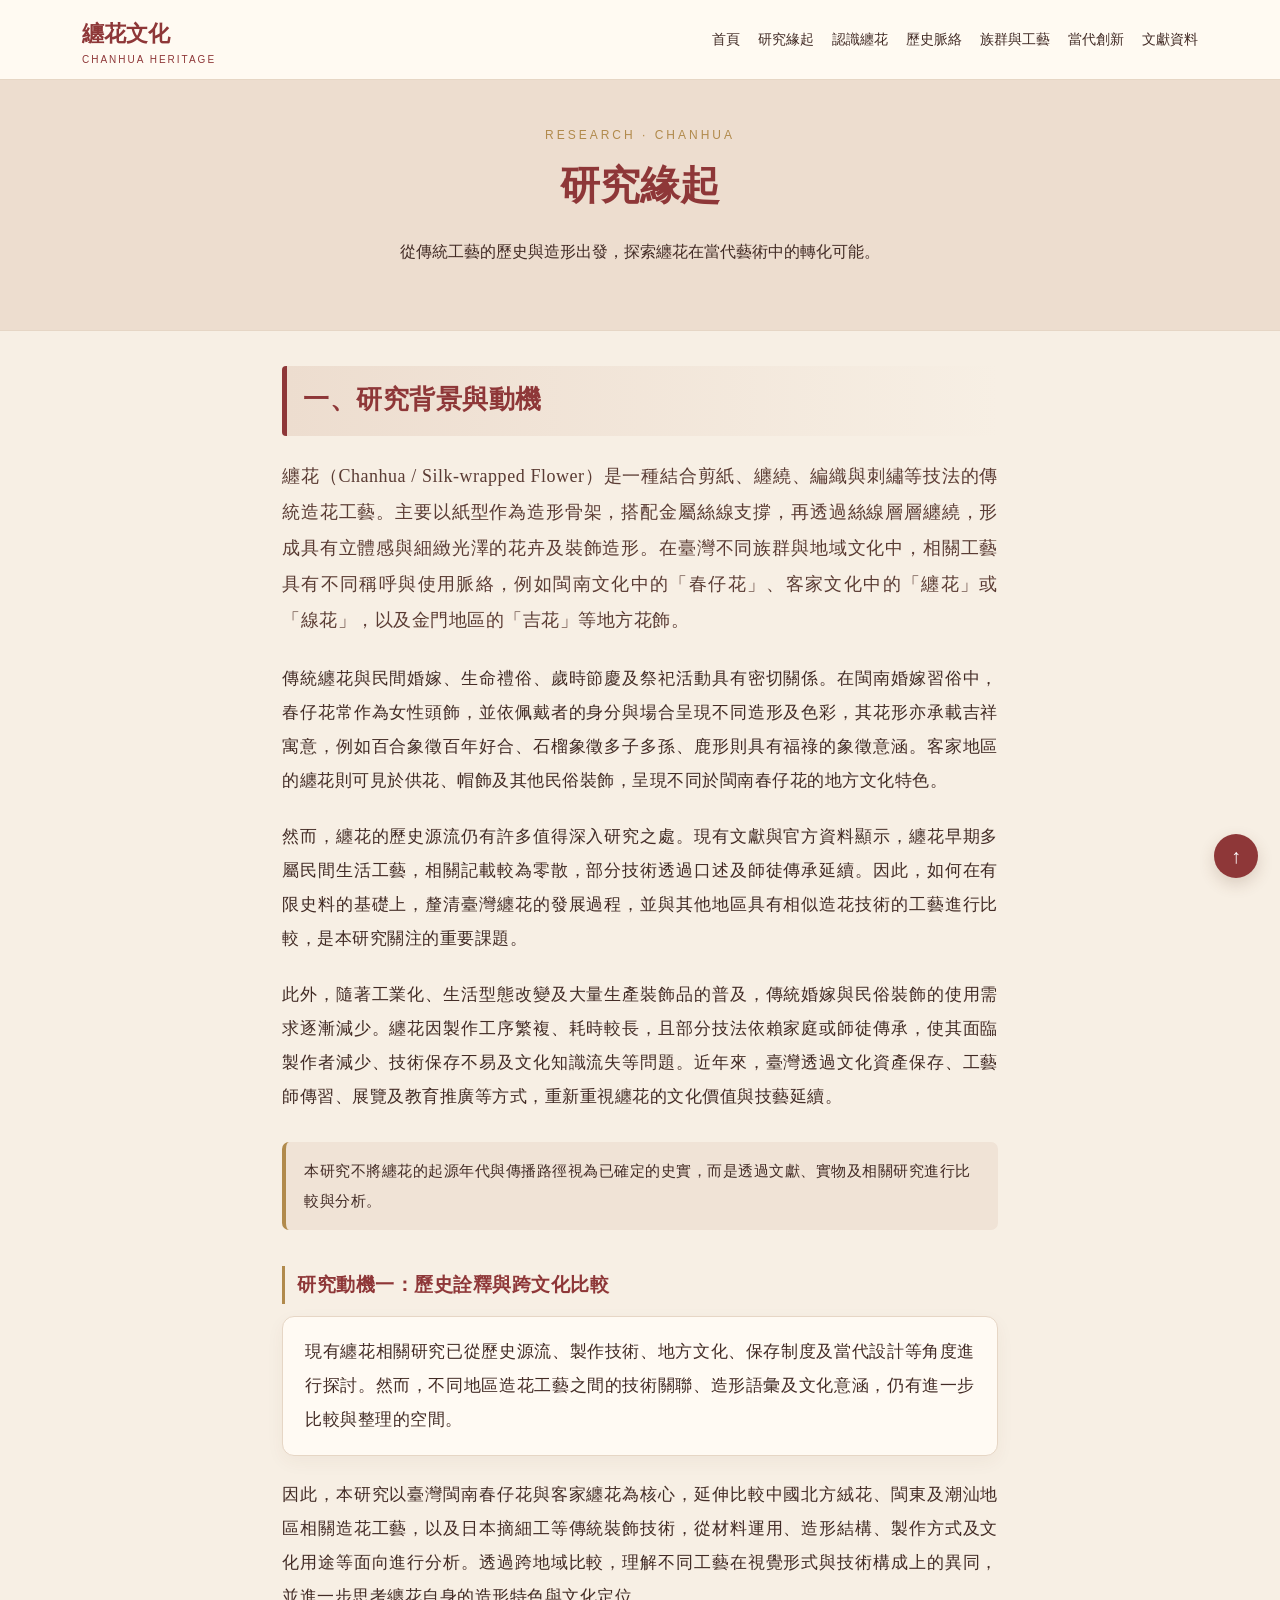
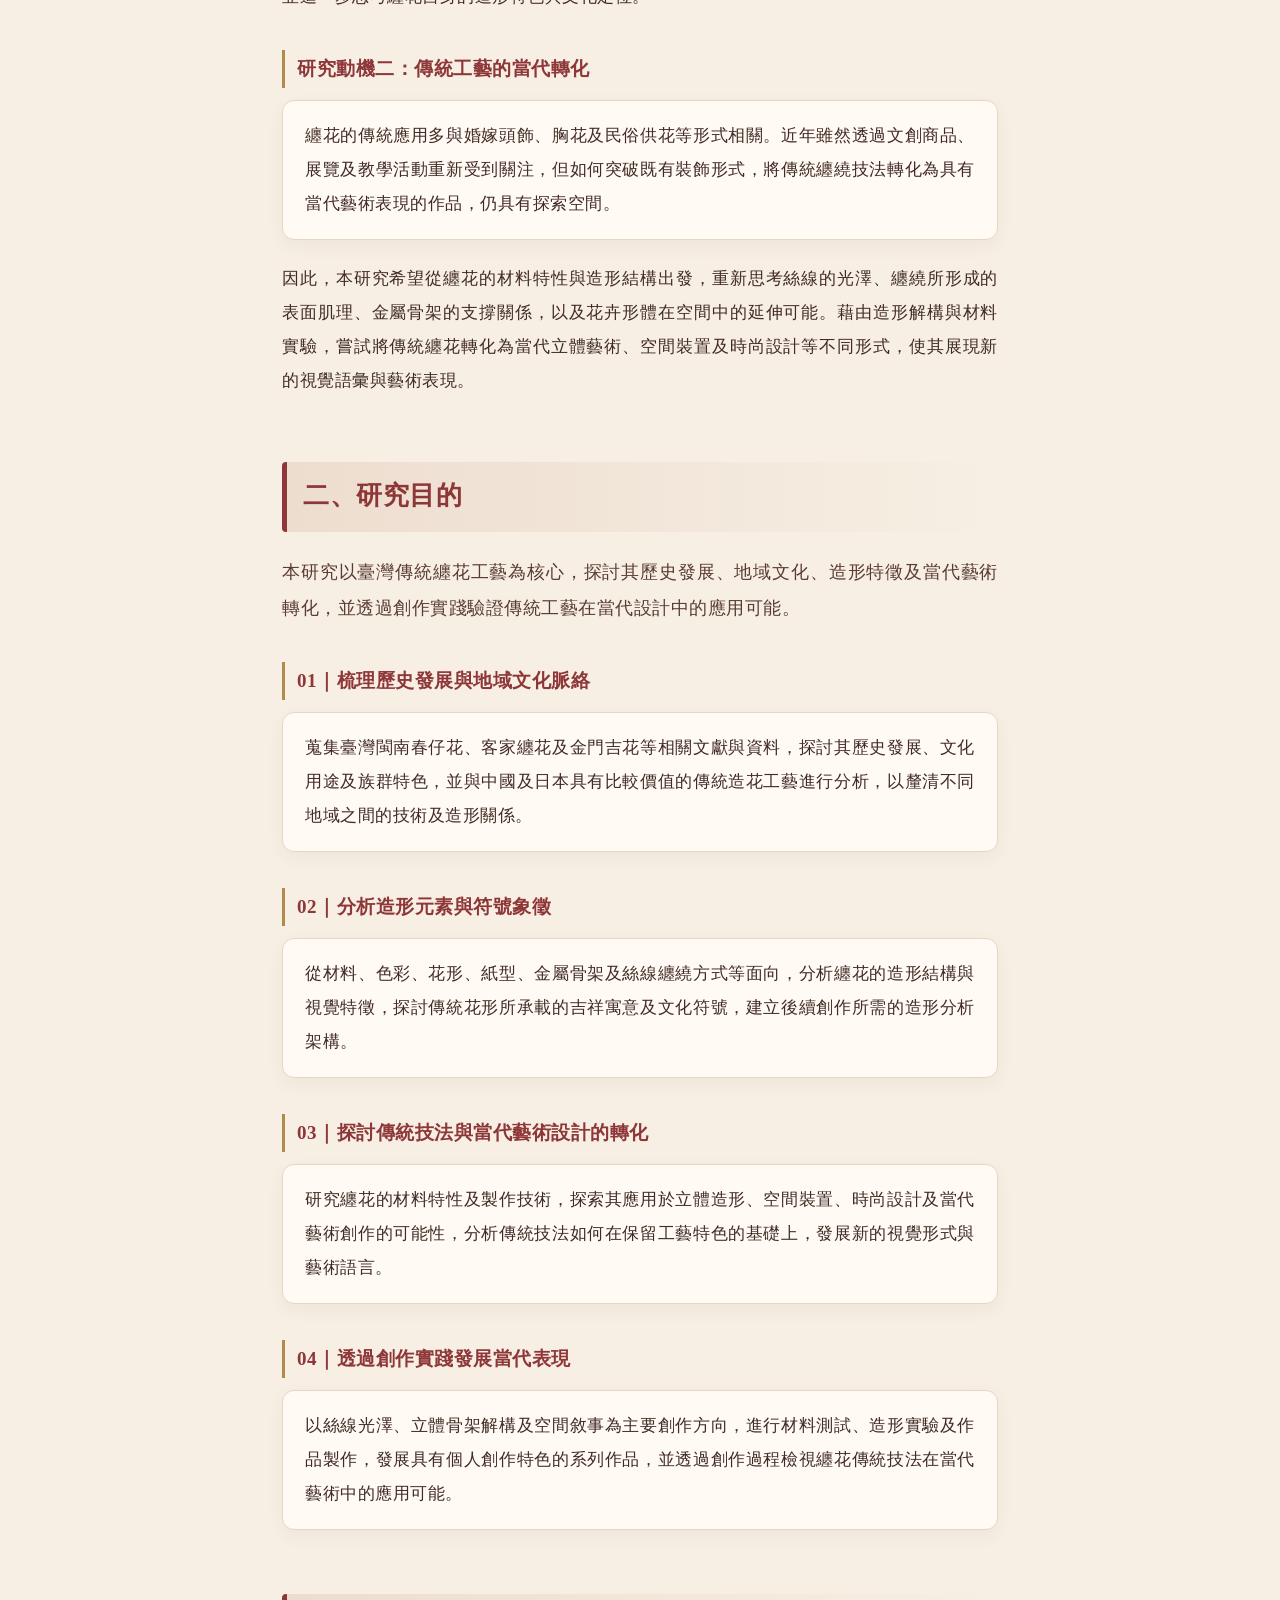
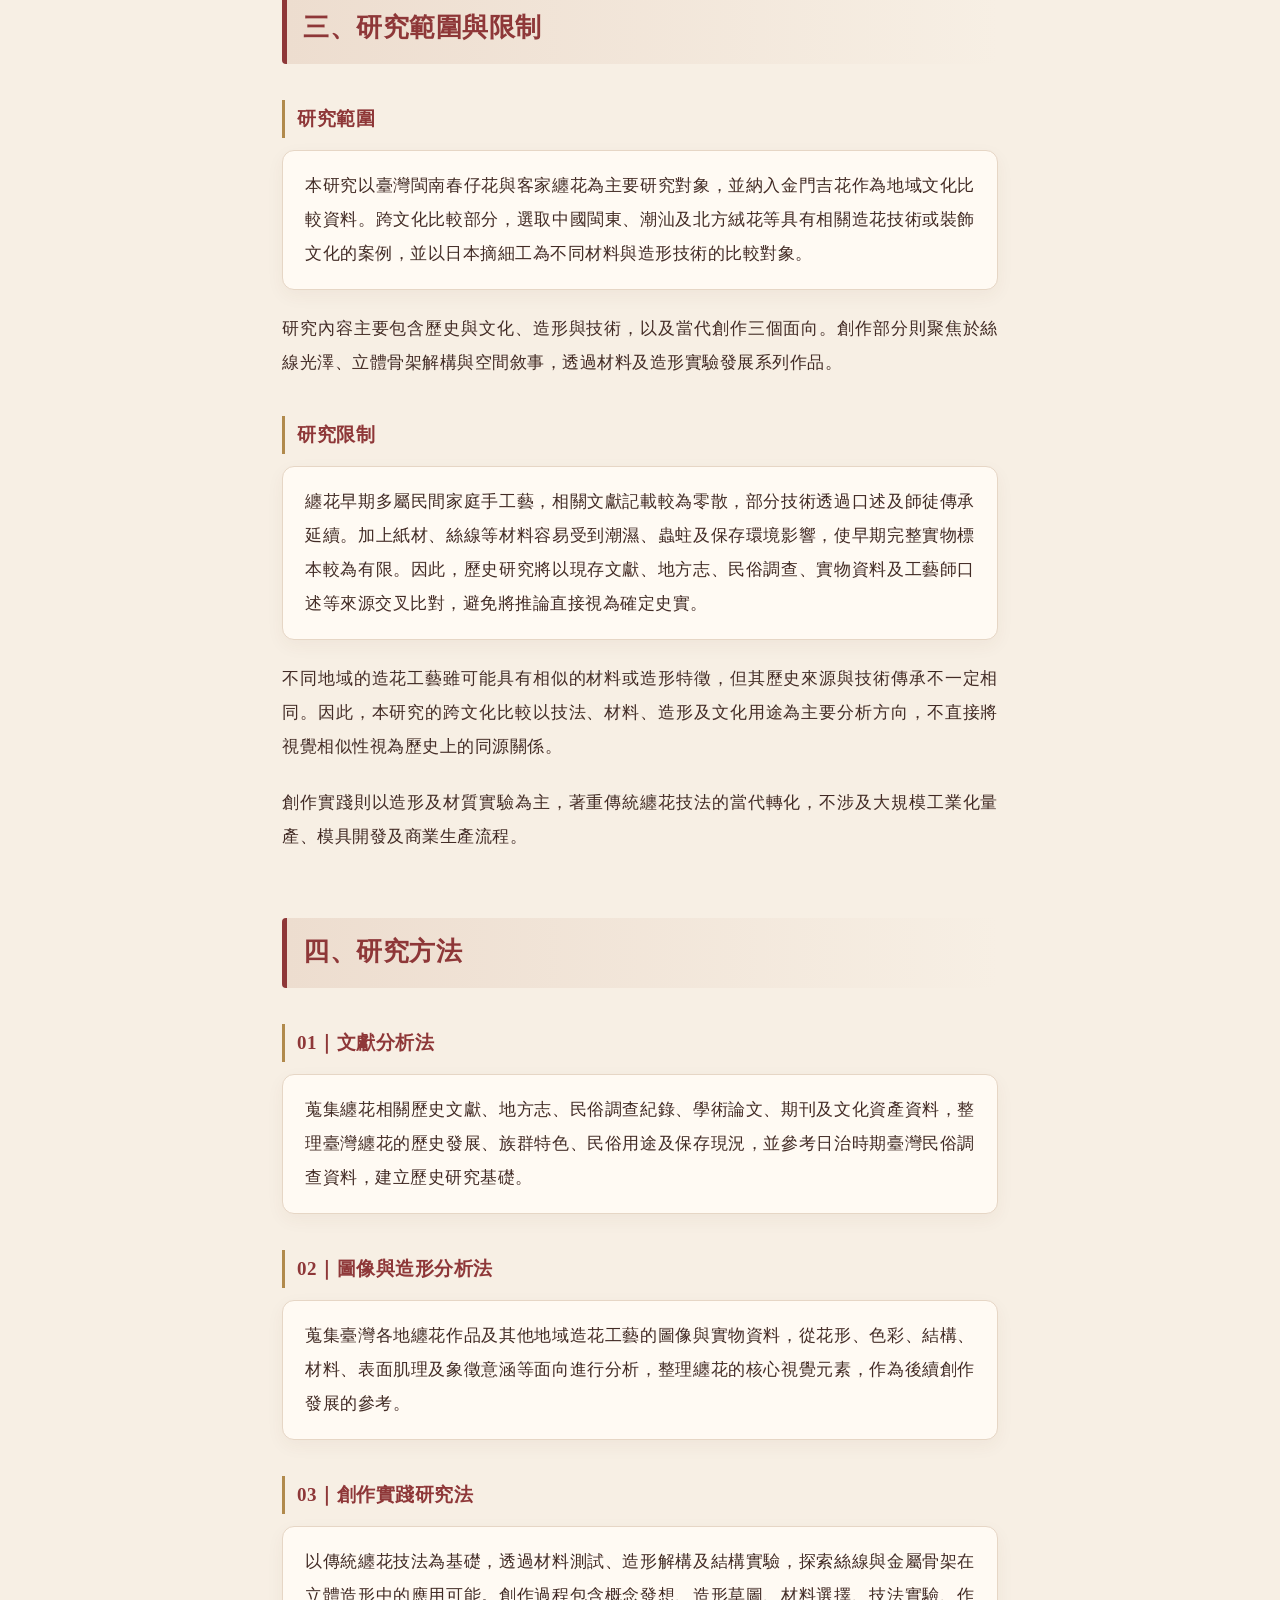
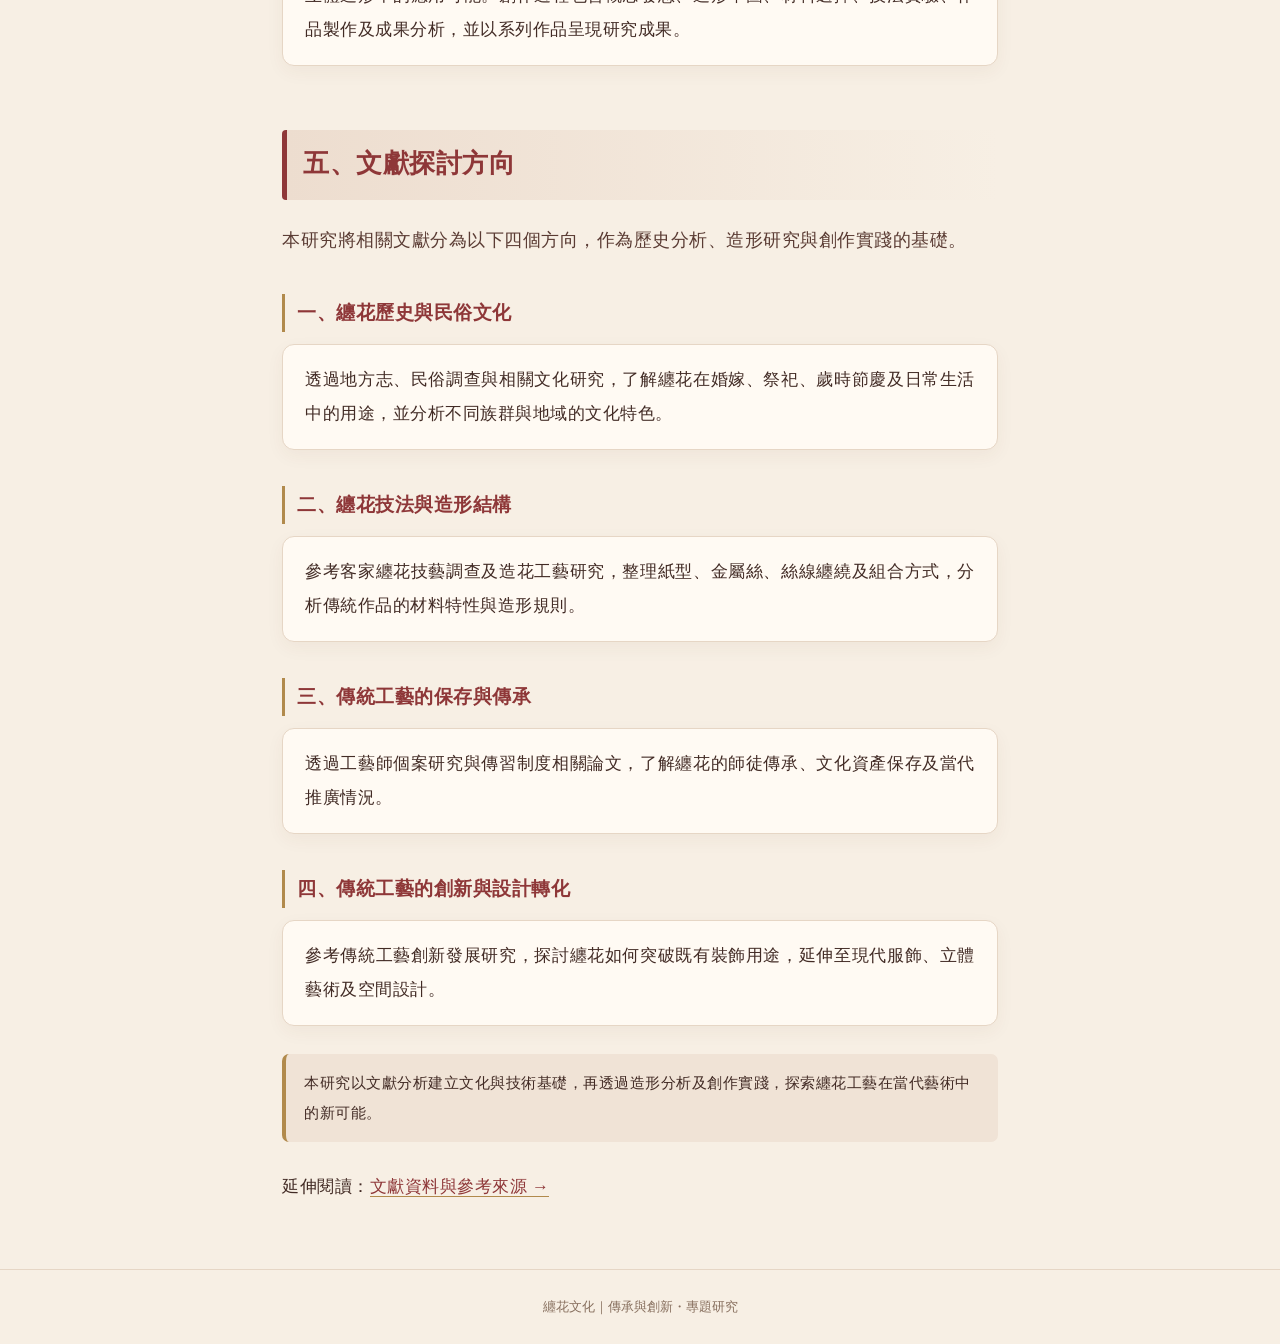
<file: research.html>
<!doctype html>
<html lang="zh-Hant">
<head>
<meta charset="utf-8">
<meta name="viewport" content="width=device-width,initial-scale=1">
<title>研究緣起｜纏花文化</title>
<link rel="stylesheet" href="style.css">
</head>
<body>

<header class="topbar">
<div class="nav">
<a class="brand" href="index.html">纏花文化
<small>CHANHUA HERITAGE</small></a>
<nav class="links">
<a href="index.html">首頁</a>
<a href="research.html">研究緣起</a>
<a href="about.html">認識纏花</a>
<a href="history.html">歷史脈絡</a>
<a href="groups.html">族群與工藝</a>
<a href="modern.html">當代創新</a>
<a href="references.html">文獻資料</a>
</nav>
</div>
</header>

<header class="pagehead">
<div class="kicker">RESEARCH · CHANHUA</div>
<h1>研究緣起</h1>
<p>從傳統工藝的歷史與造形出發，探索纏花在當代藝術中的轉化可能。</p>
</header>

<main class="content">

<h2>一、研究背景與動機</h2>

<p>纏花（Chanhua / Silk-wrapped Flower）是一種結合剪紙、纏繞、編織與刺繡等技法的傳統造花工藝。主要以紙型作為造形骨架，搭配金屬絲線支撐，再透過絲線層層纏繞，形成具有立體感與細緻光澤的花卉及裝飾造形。在臺灣不同族群與地域文化中，相關工藝具有不同稱呼與使用脈絡，例如閩南文化中的「春仔花」、客家文化中的「纏花」或「線花」，以及金門地區的「吉花」等地方花飾。</p>

<p>傳統纏花與民間婚嫁、生命禮俗、歲時節慶及祭祀活動具有密切關係。在閩南婚嫁習俗中，春仔花常作為女性頭飾，並依佩戴者的身分與場合呈現不同造形及色彩，其花形亦承載吉祥寓意，例如百合象徵百年好合、石榴象徵多子多孫、鹿形則具有福祿的象徵意涵。客家地區的纏花則可見於供花、帽飾及其他民俗裝飾，呈現不同於閩南春仔花的地方文化特色。</p>

<p>然而，纏花的歷史源流仍有許多值得深入研究之處。現有文獻與官方資料顯示，纏花早期多屬民間生活工藝，相關記載較為零散，部分技術透過口述及師徒傳承延續。因此，如何在有限史料的基礎上，釐清臺灣纏花的發展過程，並與其他地區具有相似造花技術的工藝進行比較，是本研究關注的重要課題。</p>

<p>此外，隨著工業化、生活型態改變及大量生產裝飾品的普及，傳統婚嫁與民俗裝飾的使用需求逐漸減少。纏花因製作工序繁複、耗時較長，且部分技法依賴家庭或師徒傳承，使其面臨製作者減少、技術保存不易及文化知識流失等問題。近年來，臺灣透過文化資產保存、工藝師傳習、展覽及教育推廣等方式，重新重視纏花的文化價值與技藝延續。</p>

<div class="note">
本研究不將纏花的起源年代與傳播路徑視為已確定的史實，而是透過文獻、實物及相關研究進行比較與分析。
</div>

<h3>研究動機一：歷史詮釋與跨文化比較</h3>

<p>現有纏花相關研究已從歷史源流、製作技術、地方文化、保存制度及當代設計等角度進行探討。然而，不同地區造花工藝之間的技術關聯、造形語彙及文化意涵，仍有進一步比較與整理的空間。</p>

<p>因此，本研究以臺灣閩南春仔花與客家纏花為核心，延伸比較中國北方絨花、閩東及潮汕地區相關造花工藝，以及日本摘細工等傳統裝飾技術，從材料運用、造形結構、製作方式及文化用途等面向進行分析。透過跨地域比較，理解不同工藝在視覺形式與技術構成上的異同，並進一步思考纏花自身的造形特色與文化定位。</p>

<h3>研究動機二：傳統工藝的當代轉化</h3>

<p>纏花的傳統應用多與婚嫁頭飾、胸花及民俗供花等形式相關。近年雖然透過文創商品、展覽及教學活動重新受到關注，但如何突破既有裝飾形式，將傳統纏繞技法轉化為具有當代藝術表現的作品，仍具有探索空間。</p>

<p>因此，本研究希望從纏花的材料特性與造形結構出發，重新思考絲線的光澤、纏繞所形成的表面肌理、金屬骨架的支撐關係，以及花卉形體在空間中的延伸可能。藉由造形解構與材料實驗，嘗試將傳統纏花轉化為當代立體藝術、空間裝置及時尚設計等不同形式，使其展現新的視覺語彙與藝術表現。</p>

<h2>二、研究目的</h2>

<p>本研究以臺灣傳統纏花工藝為核心，探討其歷史發展、地域文化、造形特徵及當代藝術轉化，並透過創作實踐驗證傳統工藝在當代設計中的應用可能。</p>

<h3>01｜梳理歷史發展與地域文化脈絡</h3>
<p>蒐集臺灣閩南春仔花、客家纏花及金門吉花等相關文獻與資料，探討其歷史發展、文化用途及族群特色，並與中國及日本具有比較價值的傳統造花工藝進行分析，以釐清不同地域之間的技術及造形關係。</p>

<h3>02｜分析造形元素與符號象徵</h3>
<p>從材料、色彩、花形、紙型、金屬骨架及絲線纏繞方式等面向，分析纏花的造形結構與視覺特徵，探討傳統花形所承載的吉祥寓意及文化符號，建立後續創作所需的造形分析架構。</p>

<h3>03｜探討傳統技法與當代藝術設計的轉化</h3>
<p>研究纏花的材料特性及製作技術，探索其應用於立體造形、空間裝置、時尚設計及當代藝術創作的可能性，分析傳統技法如何在保留工藝特色的基礎上，發展新的視覺形式與藝術語言。</p>

<h3>04｜透過創作實踐發展當代表現</h3>
<p>以絲線光澤、立體骨架解構及空間敘事為主要創作方向，進行材料測試、造形實驗及作品製作，發展具有個人創作特色的系列作品，並透過創作過程檢視纏花傳統技法在當代藝術中的應用可能。</p>

<h2>三、研究範圍與限制</h2>

<h3>研究範圍</h3>
<p>本研究以臺灣閩南春仔花與客家纏花為主要研究對象，並納入金門吉花作為地域文化比較資料。跨文化比較部分，選取中國閩東、潮汕及北方絨花等具有相關造花技術或裝飾文化的案例，並以日本摘細工為不同材料與造形技術的比較對象。</p>

<p>研究內容主要包含歷史與文化、造形與技術，以及當代創作三個面向。創作部分則聚焦於絲線光澤、立體骨架解構與空間敘事，透過材料及造形實驗發展系列作品。</p>

<h3>研究限制</h3>
<p>纏花早期多屬民間家庭手工藝，相關文獻記載較為零散，部分技術透過口述及師徒傳承延續。加上紙材、絲線等材料容易受到潮濕、蟲蛀及保存環境影響，使早期完整實物標本較為有限。因此，歷史研究將以現存文獻、地方志、民俗調查、實物資料及工藝師口述等來源交叉比對，避免將推論直接視為確定史實。</p>

<p>不同地域的造花工藝雖可能具有相似的材料或造形特徵，但其歷史來源與技術傳承不一定相同。因此，本研究的跨文化比較以技法、材料、造形及文化用途為主要分析方向，不直接將視覺相似性視為歷史上的同源關係。</p>

<p>創作實踐則以造形及材質實驗為主，著重傳統纏花技法的當代轉化，不涉及大規模工業化量產、模具開發及商業生產流程。</p>

<h2>四、研究方法</h2>

<h3>01｜文獻分析法</h3>
<p>蒐集纏花相關歷史文獻、地方志、民俗調查紀錄、學術論文、期刊及文化資產資料，整理臺灣纏花的歷史發展、族群特色、民俗用途及保存現況，並參考日治時期臺灣民俗調查資料，建立歷史研究基礎。</p>

<h3>02｜圖像與造形分析法</h3>
<p>蒐集臺灣各地纏花作品及其他地域造花工藝的圖像與實物資料，從花形、色彩、結構、材料、表面肌理及象徵意涵等面向進行分析，整理纏花的核心視覺元素，作為後續創作發展的參考。</p>

<h3>03｜創作實踐研究法</h3>
<p>以傳統纏花技法為基礎，透過材料測試、造形解構及結構實驗，探索絲線與金屬骨架在立體造形中的應用可能。創作過程包含概念發想、造形草圖、材料選擇、技法實驗、作品製作及成果分析，並以系列作品呈現研究成果。</p>

<h2>五、文獻探討方向</h2>

<p>本研究將相關文獻分為以下四個方向，作為歷史分析、造形研究與創作實踐的基礎。</p>

<h3>一、纏花歷史與民俗文化</h3>
<p>透過地方志、民俗調查與相關文化研究，了解纏花在婚嫁、祭祀、歲時節慶及日常生活中的用途，並分析不同族群與地域的文化特色。</p>

<h3>二、纏花技法與造形結構</h3>
<p>參考客家纏花技藝調查及造花工藝研究，整理紙型、金屬絲、絲線纏繞及組合方式，分析傳統作品的材料特性與造形規則。</p>

<h3>三、傳統工藝的保存與傳承</h3>
<p>透過工藝師個案研究與傳習制度相關論文，了解纏花的師徒傳承、文化資產保存及當代推廣情況。</p>

<h3>四、傳統工藝的創新與設計轉化</h3>
<p>參考傳統工藝創新發展研究，探討纏花如何突破既有裝飾用途，延伸至現代服飾、立體藝術及空間設計。</p>

<div class="note">
本研究以文獻分析建立文化與技術基礎，再透過造形分析及創作實踐，探索纏花工藝在當代藝術中的新可能。
</div>

<p>延伸閱讀：<a href="references.html">文獻資料與參考來源 →</a></p>

</main>

<footer class="footer">
纏花文化｜傳承與創新・專題研究
</footer>

<script src="toc.js"></script>
</body>
</html>
</file>
<file: style.css>
:root{--cream:#f7efe4;--paper:#fffaf3;--ink:#422b25;--wine:#8e3738;--gold:#b18a4c;--line:#e6d6c5}*{box-sizing:border-box}body{margin:0;background:var(--cream);color:var(--ink);font-family:"Noto Serif TC","Songti TC",serif;line-height:1.8}a{color:inherit;text-decoration:none}.topbar{position:sticky;top:0;background:#fffaf3f2;border-bottom:1px solid var(--line);z-index:2}.nav{max-width:1160px;margin:auto;padding:14px 22px;display:flex;justify-content:space-between;align-items:center;gap:20px}.brand{font-size:22px;color:var(--wine);font-weight:bold;white-space:nowrap}.brand small{display:block;font:10px Arial;letter-spacing:2px}.links{display:flex;gap:18px;flex-wrap:wrap;font-size:14px}.links a:hover{color:var(--wine)}.hero{max-width:1160px;margin:32px auto;padding:25px;display:grid;grid-template-columns:1fr 1fr;gap:32px;align-items:center;min-height:420px}.kicker{color:var(--gold);font:12px Arial;letter-spacing:3px}.hero h1{font-size:clamp(44px,6vw,72px);color:var(--wine);margin:14px 0;line-height:1.2}.hero p{font-size:18px}.hero-art{height:380px;border-radius:45% 45% 12px 12px;overflow:hidden;box-shadow:0 15px 40px #603a2520}.hero-art img{width:100%;height:100%;object-fit:cover}.btn{display:inline-block;background:var(--wine);color:white;padding:10px 24px;border-radius:30px;margin-top:12px}.wrap{max-width:1160px;margin:auto;padding:15px 24px 65px}.section-title{text-align:center;margin:20px 0 28px}.section-title h2,.content h2{color:var(--wine)}.cards{display:grid;grid-template-columns:repeat(3,1fr);gap:18px}.card{display:block;background:var(--paper);border:1px solid var(--line);border-radius:15px;padding:22px;min-height:155px;box-shadow:0 8px 24px #603a2510}.card:hover{transform:translateY(-3px)}.card .num{font:11px Arial;color:var(--gold);letter-spacing:2px}.card h3{color:var(--wine);margin:8px 0}.card p{font-size:14px;margin:0;color:#715e51}.pagehead{text-align:center;padding:48px 20px;background:#edddcf;border-bottom:1px solid var(--line)}.pagehead h1{font-size:40px;color:var(--wine);margin:8px}.content{max-width:880px;margin:35px auto 65px;padding:0 22px}.content h2{border-bottom:1px solid var(--line);padding-bottom:7px;margin-top:32px}.note{background:#f0e3d6;border-left:4px solid var(--gold);padding:14px 18px;border-radius:7px}.gallery{display:grid;grid-template-columns:1fr 1fr;gap:18px}.gallery figure{margin:0;background:var(--paper);padding:12px;border:1px solid var(--line);border-radius:12px}.gallery img{width:100%;height:220px;object-fit:cover;border-radius:8px}.footer{text-align:center;padding:25px;border-top:1px solid var(--line);font-size:13px;color:#876f5e}@media(max-width:760px){.nav{align-items:flex-start;flex-direction:column}.links{gap:11px}.hero{grid-template-columns:1fr}.hero-art{height:260px}.cards,.gallery{grid-template-columns:1fr}.pagehead h1{font-size:32px}}
/* ===== 閱讀舒適版面（只加樣式，不改文字） ===== */
.content{max-width:760px;font-size:17px;line-height:2;letter-spacing:.03em}
.content p{margin:0 0 1.3em;text-align:justify}
.content h2{font-size:26px;margin:64px 0 22px;padding:0 0 10px 16px;border-bottom:none;border-left:5px solid var(--wine);background:linear-gradient(90deg,#edddcf,transparent);border-radius:4px;padding-top:8px}
.content h2:first-child{margin-top:10px}
.content h3{color:var(--wine);font-size:19px;margin:36px 0 12px;padding-left:12px;border-left:3px solid var(--gold)}
.content h2+p{font-size:18px;color:#5a3b33}
.content h3+p{background:var(--paper);border:1px solid var(--line);border-radius:12px;padding:18px 22px;box-shadow:0 6px 18px #603a250d}
.content .note{margin:28px 0;font-size:15px}
.content a{color:var(--wine);border-bottom:1px solid var(--gold)}
@media(max-width:760px){.content{font-size:16px}.content h2{font-size:22px;margin-top:48px}.content p{text-align:left}}

/* ===== 導覽列下拉選單 ===== */
html{scroll-behavior:smooth}
.content h2,.content h3{scroll-margin-top:110px}
.dd{position:relative;display:inline-block}
.dd-menu{display:none;position:absolute;top:100%;left:50%;transform:translateX(-50%);min-width:220px;padding:10px 0;margin-top:0;background:var(--paper);border:1px solid var(--line);border-top:3px solid var(--wine);border-radius:0 0 12px 12px;box-shadow:0 12px 30px #603a2522;z-index:10}
.dd:hover .dd-menu,.dd:focus-within .dd-menu{display:block}
.dd-empty .dd-menu{display:none!important}
.dd-menu a{display:block;padding:8px 20px;font-size:14px;white-space:nowrap;color:var(--ink)}
.dd-menu a:hover{background:#f0e3d6;color:var(--wine)}
.dd::after{content:"";position:absolute;left:0;right:0;top:100%;height:12px}
.to-top{position:fixed;right:22px;bottom:22px;width:44px;height:44px;line-height:44px;text-align:center;border-radius:50%;background:var(--wine);color:#fff!important;font-size:20px;box-shadow:0 6px 16px #603a2530;border:none!important}
@media(max-width:760px){.dd-menu{display:none!important}}
</file>
